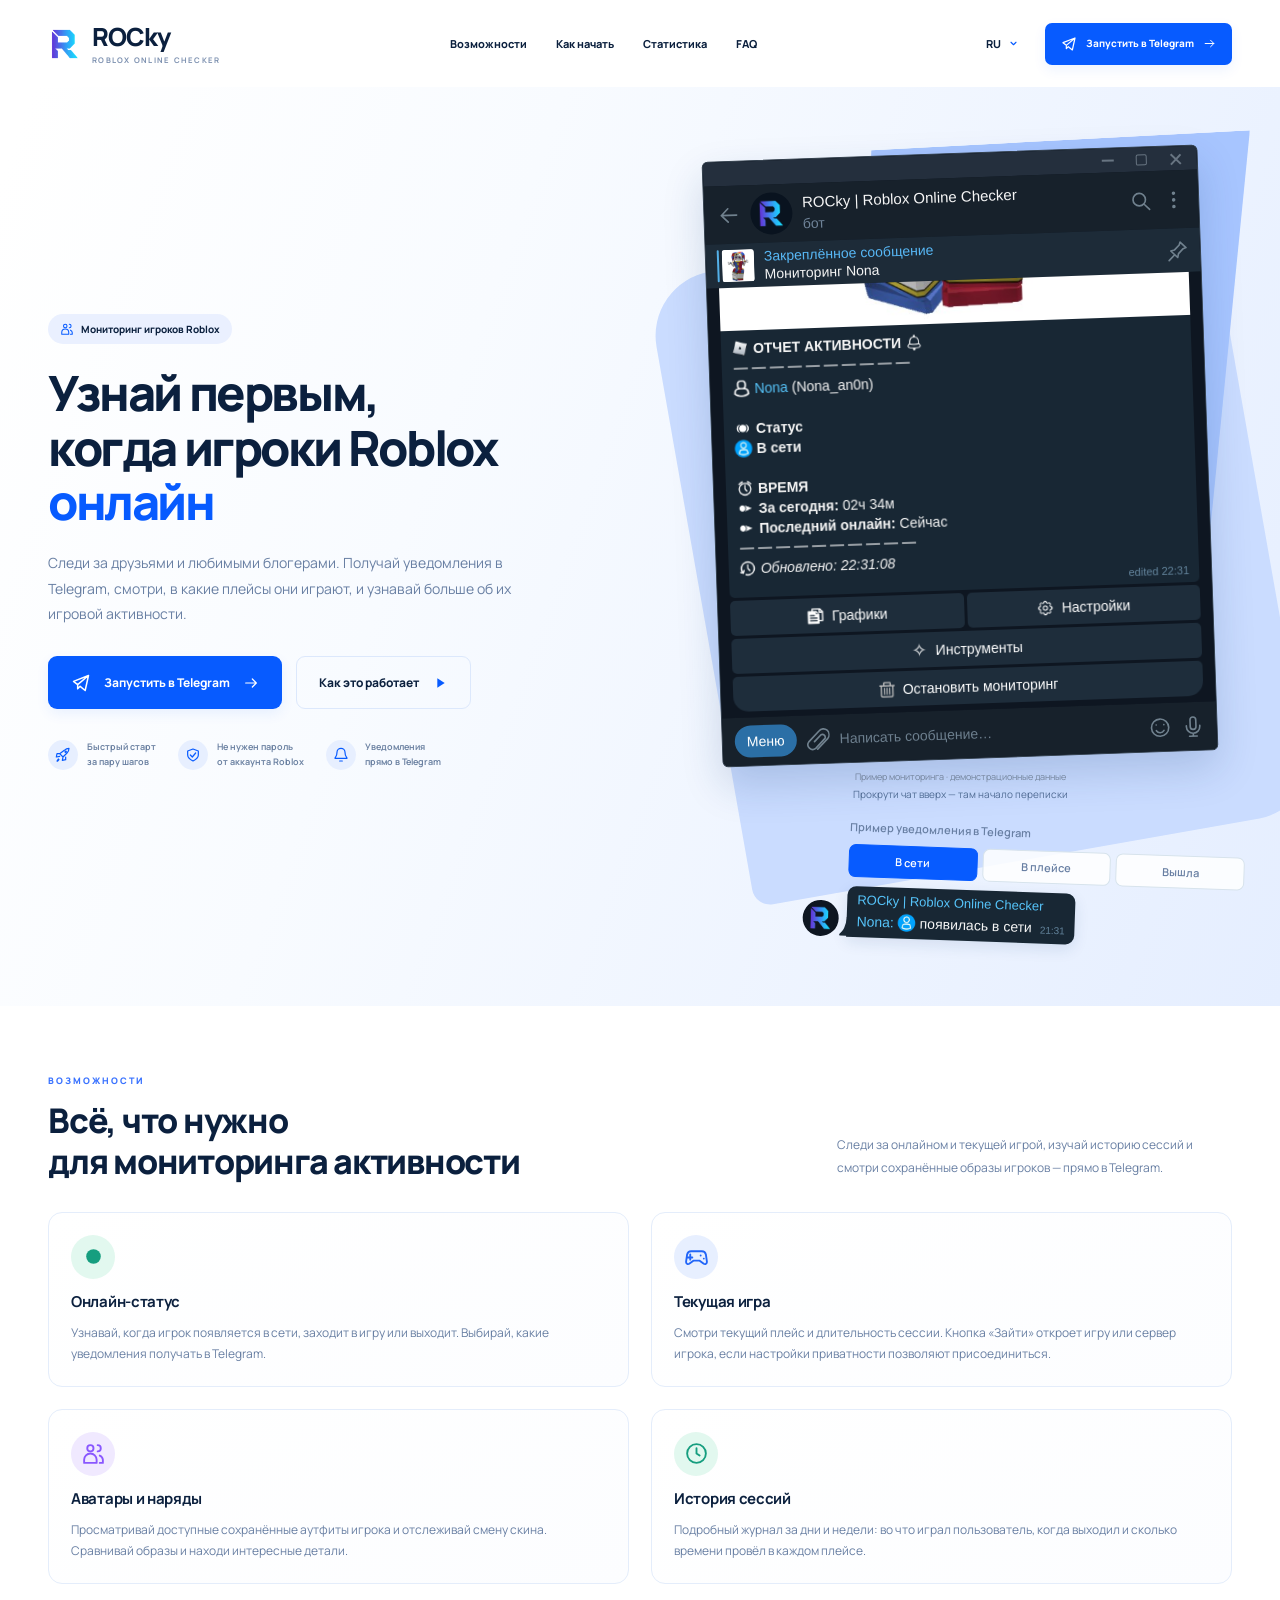
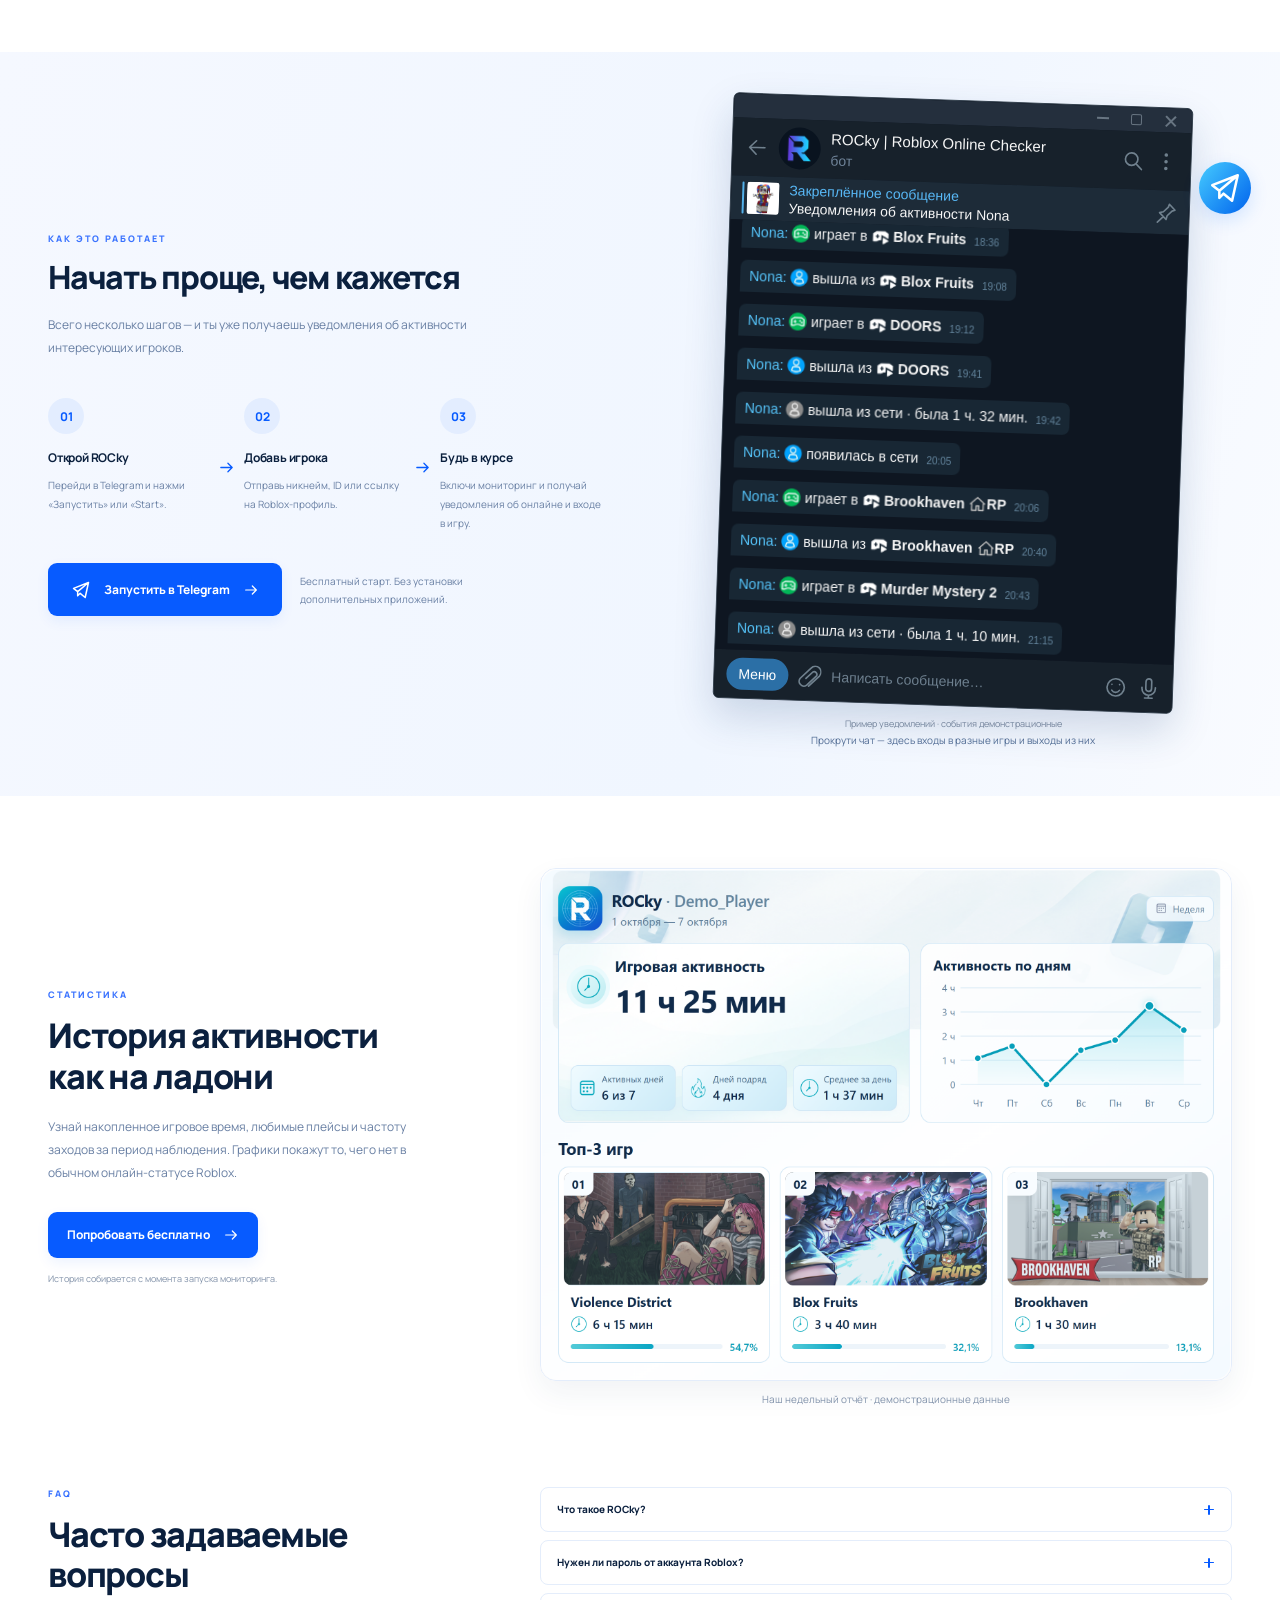
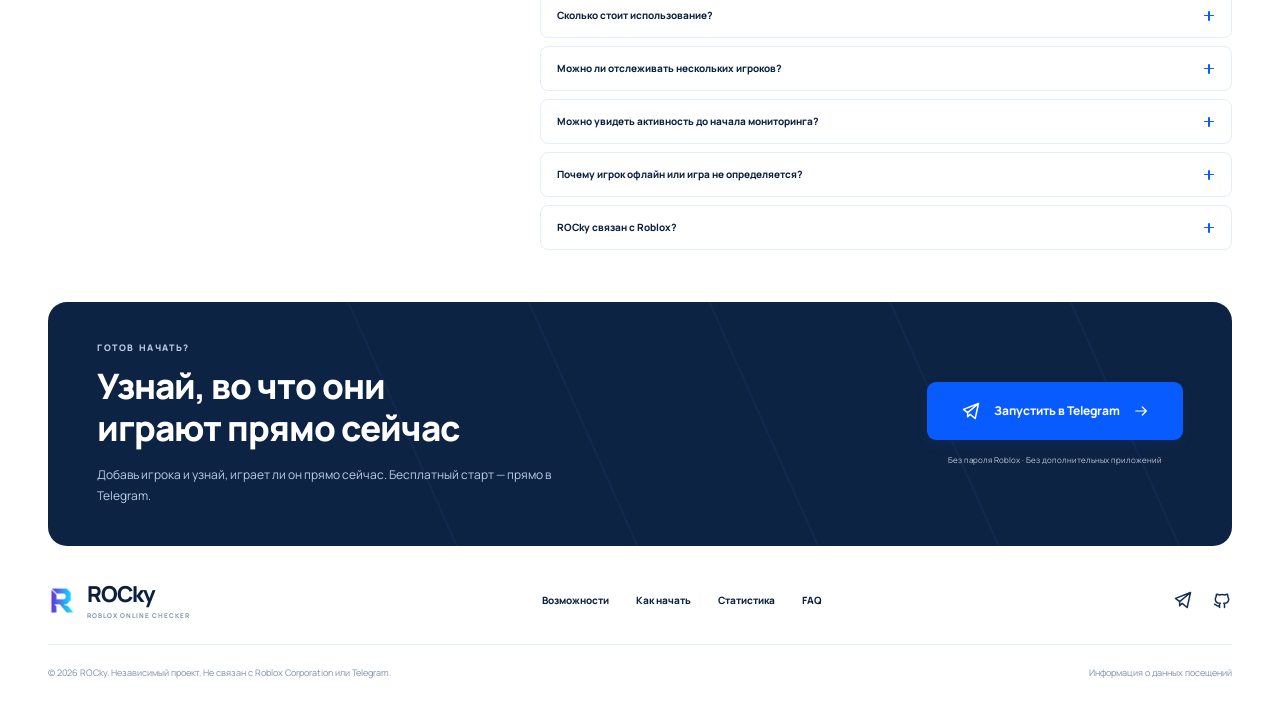
<file: index.html>
<!doctype html>
<html lang="ru">
<head>
<meta charset="utf-8">
<meta name="viewport" content="width=device-width, initial-scale=1">
<title>ROCky — мониторинг онлайна игроков Roblox в Telegram</title>
<meta name="description" content="Узнавай, когда игроки Roblox онлайн. ROCky присылает уведомления в Telegram, показывает текущую игру, историю сессий, игровое время и отчёты.">
<meta name="theme-color" content="#075bff">
<link rel="canonical" href="https://rb-check.github.io/">
<link rel="alternate" hreflang="ru" href="https://rb-check.github.io/">
<link rel="alternate" hreflang="en" href="https://rb-check.github.io/en/">
<link rel="alternate" hreflang="x-default" href="https://rb-check.github.io/">
<link rel="describedby" type="text/plain" href="/llms.txt">
<meta property="og:type" content="website">
<meta property="og:site_name" content="ROCky — Roblox Online Checker">
<meta property="og:title" content="ROCky — мониторинг онлайна игроков Roblox в Telegram">
<meta property="og:description" content="Узнавай, когда игроки Roblox онлайн. ROCky присылает уведомления в Telegram, показывает текущую игру, историю сессий, игровое время и отчёты.">
<meta property="og:url" content="https://rb-check.github.io/">
<meta property="og:locale" content="ru_RU">
<meta name="twitter:card" content="summary">
<link rel="icon" href="/assets/favicon.png" type="image/png">
<link rel="apple-touch-icon" href="/assets/apple-touch-icon.png">
<link rel="preconnect" href="https://fonts.googleapis.com">
<link rel="preconnect" href="https://fonts.gstatic.com" crossorigin>
<link rel="stylesheet" href="/assets/site.css">
<script src="/assets/site.js" defer></script>
<script type="application/ld+json">{"@context":"https://schema.org","@graph":[{"@type":"WebSite","@id":"https://rb-check.github.io/#website","name":"ROCky — Roblox Online Checker","url":"https://rb-check.github.io/","inLanguage":["ru","en"]},{"@type":"SoftwareApplication","@id":"https://rb-check.github.io/#application","name":"ROCky — Roblox Online Checker","applicationCategory":"UtilitiesApplication","operatingSystem":"Telegram","url":"https://rb-check.github.io/","description":"Узнавай, когда игроки Roblox онлайн. ROCky присылает уведомления в Telegram, показывает текущую игру, историю сессий, игровое время и отчёты.","sameAs":["https://t.me/ROCky_RobloxOnlineChecker_Bot","https://t.me/RB_Check"],"featureList":["Онлайн-статус","Текущая игра","Аватары и наряды","История сессий"],"inLanguage":["ru","en"],"softwareHelp":{"@type":"CreativeWork","name":"Команды ROCky, уровни и лимиты","url":"https://rb-check.github.io/reference/ru.md","inLanguage":"ru"}}]}</script>
</head><body><a class="skip" href="#main">К содержимому</a><header class="header wrap"><a class="brand" href="/" aria-label="ROCky — Roblox Online Checker"><img src="/assets/logo.webp" alt="" width="38" height="42"><span>ROCky<small>ROBLOX ONLINE CHECKER</small></span></a><nav class="desktop-nav" aria-label="Навигация"><a href="/#features">Возможности</a><a href="/#start">Как начать</a><a href="/#stats">Статистика</a><a href="/#faq">FAQ</a></nav><div class="header-actions"><details class="language-switch"><summary aria-label="Язык сайта">RU<svg viewBox="0 0 24 24" fill="none" stroke="currentColor" stroke-width="1.8" stroke-linecap="round" stroke-linejoin="round" aria-hidden="true"><path d="m8 10 4 4 4-4"/></svg></summary><div class="language-options"><a href="/" lang="ru" hreflang="ru" aria-current="page">Русский</a><a href="/en/" lang="en" hreflang="en">English</a></div></details><a class="button header-button" href="https://t.me/ROCky_RobloxOnlineChecker_Bot?start=site_ru"><svg viewBox="0 0 24 24" fill="none" stroke="currentColor" stroke-width="1.8" stroke-linecap="round" stroke-linejoin="round" aria-hidden="true"><path d="m21 3-4 18-6-5-3 3v-5L21 3 3 10l5 4"/></svg><span>Запустить в Telegram</span><svg viewBox="0 0 24 24" fill="none" stroke="currentColor" stroke-width="1.8" stroke-linecap="round" stroke-linejoin="round" aria-hidden="true"><path d="M4 12h16m-6-6 6 6-6 6"/></svg></a><details class="mobile-menu"><summary aria-label="Открыть меню"><svg viewBox="0 0 24 24" fill="none" stroke="currentColor" stroke-width="1.8" stroke-linecap="round" stroke-linejoin="round" aria-hidden="true"><path d="M4 6h16M4 12h16M4 18h16"/></svg></summary><nav class="mobile-nav" aria-label="Навигация"><a href="/#features">Возможности</a><a href="/#start">Как начать</a><a href="/#stats">Статистика</a><a href="/#faq">FAQ</a></nav></details></div></header><main id="main">
<section class="hero"><div class="wrap hero-grid"><div class="hero-copy"><div class="eyebrow"><svg viewBox="0 0 24 24" fill="none" stroke="currentColor" stroke-width="1.8" stroke-linecap="round" stroke-linejoin="round" aria-hidden="true"><circle cx="9" cy="7" r="3"/><path d="M3 21v-3a6 6 0 0 1 12 0v3H3ZM16 4a3 3 0 0 1 0 6m2 4a5 5 0 0 1 3 4v3h-3"/></svg>Мониторинг игроков Roblox</div><h1>Узнай первым,<br>когда игроки Roblox<br><span>онлайн</span></h1><p class="hero-description">Следи за друзьями и любимыми блогерами. Получай уведомления в Telegram, смотри, в какие плейсы они играют, и узнавай больше об их игровой активности.</p><div class="hero-actions"><a class="button " href="https://t.me/ROCky_RobloxOnlineChecker_Bot?start=site_ru"><svg viewBox="0 0 24 24" fill="none" stroke="currentColor" stroke-width="1.8" stroke-linecap="round" stroke-linejoin="round" aria-hidden="true"><path d="m21 3-4 18-6-5-3 3v-5L21 3 3 10l5 4"/></svg><span>Запустить в Telegram</span><svg viewBox="0 0 24 24" fill="none" stroke="currentColor" stroke-width="1.8" stroke-linecap="round" stroke-linejoin="round" aria-hidden="true"><path d="M4 12h16m-6-6 6 6-6 6"/></svg></a><a class="button button-outline" href="#start"><span>Как это работает</span><svg viewBox="0 0 24 24" fill="none" stroke="currentColor" stroke-width="1.8" stroke-linecap="round" stroke-linejoin="round" aria-hidden="true"><path d="m8 5 11 7-11 7V5Z" fill="currentColor" stroke="none"/></svg></a></div><div class="hero-badges"><div class="badge"><span class="badge-icon"><svg viewBox="0 0 24 24" fill="none" stroke="currentColor" stroke-width="1.8" stroke-linecap="round" stroke-linejoin="round" aria-hidden="true"><path d="M14 5c3-3 7-3 7-3s0 4-3 7l-6 6-5-5 7-5ZM7 10H3l-1 5 5-1m5 1-1 5 5-1v-4M5 18l-2 3m3-2-2 2"/><circle cx="16" cy="7" r="1"/></svg></span><span>Быстрый старт<br>за пару шагов</span></div><div class="badge"><span class="badge-icon"><svg viewBox="0 0 24 24" fill="none" stroke="currentColor" stroke-width="1.8" stroke-linecap="round" stroke-linejoin="round" aria-hidden="true"><path d="m12 3 8 3v6c0 5-8 9-8 9s-8-4-8-9V6l8-3Z"/><path d="m8 12 3 3 5-6"/></svg></span><span>Не нужен пароль<br>от аккаунта Roblox</span></div><div class="badge"><span class="badge-icon"><svg viewBox="0 0 24 24" fill="none" stroke="currentColor" stroke-width="1.8" stroke-linecap="round" stroke-linejoin="round" aria-hidden="true"><path d="M18 8a6 6 0 0 0-12 0c0 7-3 7-3 9h18c0-2-3-2-3-9M10 21h4"/></svg></span><span>Уведомления<br>прямо в Telegram</span></div></div></div><div class="hero-visual"><div class="hero-shape hero-shape-back" aria-hidden="true"></div><div class="hero-shape hero-shape-front" aria-hidden="true"></div><figure class="tg-monitor" data-asset-slot="hero" aria-label="Обзор мониторинга Nona в Telegram"><div class="tg-desktop"><div class="tg-window-bar" aria-hidden="true"><span class="tg-window-minimize"></span><span class="tg-window-maximize"></span><span class="tg-window-close"></span></div><div class="tg-chat-header" aria-hidden="true"><span class="tg-ui-icon"><svg viewBox="0 0 24 24" fill="none" stroke="currentColor" stroke-width="1.7" stroke-linecap="round" stroke-linejoin="round" aria-hidden="true"><path d="M20 12H4m7-7-7 7 7 7"/></svg></span><span class="tg-chat-avatar"><img src="/assets/logo.webp" width="44" height="44" alt=""></span><div class="tg-chat-title"><strong>ROCky | Roblox Online Checker</strong><span>бот</span></div><span class="tg-ui-icon"><svg viewBox="0 0 24 24" fill="none" stroke="currentColor" stroke-width="1.7" stroke-linecap="round" stroke-linejoin="round" aria-hidden="true"><circle cx="10.5" cy="10.5" r="6.5"/><path d="m16 16 5 5"/></svg></span><span class="tg-ui-icon"><svg viewBox="0 0 24 24" fill="none" stroke="currentColor" stroke-width="1.7" stroke-linecap="round" stroke-linejoin="round" aria-hidden="true"><circle cx="12" cy="5" r="1" fill="currentColor"/><circle cx="12" cy="12" r="1" fill="currentColor"/><circle cx="12" cy="19" r="1" fill="currentColor"/></svg></span></div><div class="tg-pinned" aria-hidden="true"><img src="/assets/telegram/nona-avatar.png" width="34" height="34" alt=""><div><strong>Закреплённое сообщение</strong><span>Мониторинг Nona</span></div><span class="tg-ui-icon"><svg viewBox="0 0 24 24" fill="none" stroke="currentColor" stroke-width="1.7" stroke-linecap="round" stroke-linejoin="round" aria-hidden="true"><path d="m15 3 6 6-3 1-5 5-1 4-7-7 4-1 5-5 1-3ZM9 16l-6 6"/></svg></span></div><div class="tg-chat-canvas" data-demo-chat tabindex="0" role="region" aria-label="Демонстрация переписки с ROCky, можно прокручивать" aria-describedby="tg-chat-help"><div class="tg-chat-history"><div class="tg-history-date">Сегодня</div><div class="tg-outgoing"><span>/start</span><time data-demo-sent-time data-demo-minutes-ago="3" datetime="21:28">21:28</time><span class="tg-sent-check" aria-hidden="true">✓✓</span></div><div class="tg-incoming-group"><div class="tg-history-welcome"><div class="tg-history-text"><img class="tg-premium-emoji" src="/assets/telegram/5213061369208807391.webp" alt="" width="19" height="19" aria-hidden="true" draggable="false"> <b>ROCky (Roblox Online Checker) v1.4.8</b> — Бот для автоматического отслеживания статусов Online/Offline/In-Game <b>Roblox </b>

<b>Наш Telegram-канал: @RB_Check</b>

<b>Что умеет бот:</b>
├ <img class="tg-premium-emoji" src="/assets/telegram/5219854233649583796.webp" alt="" width="19" height="19" aria-hidden="true" draggable="false"> Мониторинг статуса в реальном времени
├ <img class="tg-premium-emoji" src="/assets/telegram/5219990650400845550.webp" alt="" width="19" height="19" aria-hidden="true" draggable="false"> Уведомления при каждом изменении статуса
├ <img class="tg-premium-emoji" src="/assets/telegram/5222348918158826255.webp" alt="" width="19" height="19" aria-hidden="true" draggable="false"> Статистика: время в игре, графики
├ <img class="tg-premium-emoji" src="/assets/telegram/5222015431128161033.webp" alt="" width="19" height="19" aria-hidden="true" draggable="false"> Просмотр скрытых сохраненных нарядов пользователя
└ <img class="tg-premium-emoji" src="/assets/telegram/5222008018014608534.webp" alt="" width="19" height="19" aria-hidden="true" draggable="false"> Еженедельные отчёты

<b>Как начать:</b>
Отправьте <b>ник</b>, <b>ID</b> или <b>ссылку</b> на профиль.

<i>Пример:</i> <code>Builderman</code>
<i>Пример:</i> <code>https://www.roblox.com/users/156/profile</code>

<details class="tg-history-spoiler"><summary>Подсказка</summary><div><img class="tg-premium-emoji" src="/assets/telegram/4961228031982044712.webp" alt="" width="19" height="19" aria-hidden="true" draggable="false">Tip: <span class="tg-emoji-fallback" aria-hidden="true">1⃣</span>Первый уровень можно получить бесплатно, просто за подписку на канал @RB_Check</div></details></div><div class="tg-message-meta"><time data-demo-sent-time data-demo-minutes-ago="3" datetime="21:28">21:28</time></div></div><div class="tg-keyboard" aria-label="Кнопки стартового сообщения, пример"><div class="tg-keyboard-row"><a class="tg-key" href="https://t.me/RB_Check">📢 Наш канал</a></div><div class="tg-keyboard-row"><span class="tg-key"><img class="tg-premium-emoji" src="/assets/telegram/5222198379555099328.webp" alt="" width="19" height="19" aria-hidden="true" draggable="false">Мой мониторинг (0)</span></div></div></div><div class="tg-outgoing"><span>Nona_an0n</span><time data-demo-sent-time data-demo-minutes-ago="1" datetime="21:30">21:30</time><span class="tg-sent-check" aria-hidden="true">✓✓</span></div><div class="tg-incoming-group" data-demo-latest><div class="tg-monitor-message"><div class="tg-monitor-photo"><img src="/assets/telegram/nona-avatar.png" width="720" height="720" alt="Аватар Nona, предоставленный для примера"></div><div class="tg-monitor-content"><div class="tg-message-body" data-monitor-state="online"><b><img class="tg-premium-emoji" src="/assets/telegram/5213061369208807391.webp" alt="" width="19" height="19" aria-hidden="true" draggable="false"> ОТЧЕТ АКТИВНОСТИ</b> <img class="tg-premium-emoji" src="/assets/telegram/5222198379555099328.webp" alt="" width="19" height="19" aria-hidden="true" draggable="false">
<img class="tg-premium-emoji" src="/assets/telegram/5222438347967864829.webp" alt="" width="19" height="19" aria-hidden="true" draggable="false"><img class="tg-premium-emoji" src="/assets/telegram/5222438347967864829.webp" alt="" width="19" height="19" aria-hidden="true" draggable="false"><img class="tg-premium-emoji" src="/assets/telegram/5222438347967864829.webp" alt="" width="19" height="19" aria-hidden="true" draggable="false"><img class="tg-premium-emoji" src="/assets/telegram/5222438347967864829.webp" alt="" width="19" height="19" aria-hidden="true" draggable="false"><img class="tg-premium-emoji" src="/assets/telegram/5222438347967864829.webp" alt="" width="19" height="19" aria-hidden="true" draggable="false"><img class="tg-premium-emoji" src="/assets/telegram/5222438347967864829.webp" alt="" width="19" height="19" aria-hidden="true" draggable="false"><img class="tg-premium-emoji" src="/assets/telegram/5222438347967864829.webp" alt="" width="19" height="19" aria-hidden="true" draggable="false"><img class="tg-premium-emoji" src="/assets/telegram/5222438347967864829.webp" alt="" width="19" height="19" aria-hidden="true" draggable="false"><img class="tg-premium-emoji" src="/assets/telegram/5222438347967864829.webp" alt="" width="19" height="19" aria-hidden="true" draggable="false"><img class="tg-premium-emoji" src="/assets/telegram/5222438347967864829.webp" alt="" width="19" height="19" aria-hidden="true" draggable="false">
<b><img class="tg-premium-emoji" src="/assets/telegram/5222009482598455230.webp" alt="" width="19" height="19" aria-hidden="true" draggable="false"> </b> <span class="tg-profile-name">Nona</span> (Nona_an0n)

<b><img class="tg-premium-emoji tg-emoji-monochrome" src="/assets/telegram/5199541834363204629.webp" alt="" width="19" height="19" aria-hidden="true" draggable="false"> Статус</b>
<img class="tg-premium-emoji" src="/assets/telegram/5222361489528099820.webp" alt="" width="19" height="19" aria-hidden="true" draggable="false"> <b>В сети</b>

<b><img class="tg-premium-emoji" src="/assets/telegram/5222002997197838281.webp" alt="" width="19" height="19" aria-hidden="true" draggable="false"> ВРЕМЯ</b>
<b><img class="tg-premium-emoji tg-emoji-monochrome" src="/assets/telegram/5199757480376170475.webp" alt="" width="19" height="19" aria-hidden="true" draggable="false"> За сегодня:</b> 02ч 34м
<b><img class="tg-premium-emoji tg-emoji-monochrome" src="/assets/telegram/5199757480376170475.webp" alt="" width="19" height="19" aria-hidden="true" draggable="false"> Последний онлайн:</b> Сейчас
<img class="tg-premium-emoji" src="/assets/telegram/5222438347967864829.webp" alt="" width="19" height="19" aria-hidden="true" draggable="false"><img class="tg-premium-emoji" src="/assets/telegram/5222438347967864829.webp" alt="" width="19" height="19" aria-hidden="true" draggable="false"><img class="tg-premium-emoji" src="/assets/telegram/5222438347967864829.webp" alt="" width="19" height="19" aria-hidden="true" draggable="false"><img class="tg-premium-emoji" src="/assets/telegram/5222438347967864829.webp" alt="" width="19" height="19" aria-hidden="true" draggable="false"><img class="tg-premium-emoji" src="/assets/telegram/5222438347967864829.webp" alt="" width="19" height="19" aria-hidden="true" draggable="false"><img class="tg-premium-emoji" src="/assets/telegram/5222438347967864829.webp" alt="" width="19" height="19" aria-hidden="true" draggable="false"><img class="tg-premium-emoji" src="/assets/telegram/5222438347967864829.webp" alt="" width="19" height="19" aria-hidden="true" draggable="false"><img class="tg-premium-emoji" src="/assets/telegram/5222438347967864829.webp" alt="" width="19" height="19" aria-hidden="true" draggable="false"><img class="tg-premium-emoji" src="/assets/telegram/5222438347967864829.webp" alt="" width="19" height="19" aria-hidden="true" draggable="false"><img class="tg-premium-emoji" src="/assets/telegram/5222438347967864829.webp" alt="" width="19" height="19" aria-hidden="true" draggable="false">
<i><img class="tg-premium-emoji" src="/assets/telegram/5222298336328980395.webp" alt="" width="19" height="19" aria-hidden="true" draggable="false"> Обновлено: <time data-demo-update-time datetime="21:31:14">21:31:14</time></i></div><div class="tg-message-body" data-monitor-state="game" hidden><b><img class="tg-premium-emoji" src="/assets/telegram/5213061369208807391.webp" alt="" width="19" height="19" aria-hidden="true" draggable="false"> ОТЧЕТ АКТИВНОСТИ</b> <img class="tg-premium-emoji" src="/assets/telegram/5222198379555099328.webp" alt="" width="19" height="19" aria-hidden="true" draggable="false">
<img class="tg-premium-emoji" src="/assets/telegram/5222438347967864829.webp" alt="" width="19" height="19" aria-hidden="true" draggable="false"><img class="tg-premium-emoji" src="/assets/telegram/5222438347967864829.webp" alt="" width="19" height="19" aria-hidden="true" draggable="false"><img class="tg-premium-emoji" src="/assets/telegram/5222438347967864829.webp" alt="" width="19" height="19" aria-hidden="true" draggable="false"><img class="tg-premium-emoji" src="/assets/telegram/5222438347967864829.webp" alt="" width="19" height="19" aria-hidden="true" draggable="false"><img class="tg-premium-emoji" src="/assets/telegram/5222438347967864829.webp" alt="" width="19" height="19" aria-hidden="true" draggable="false"><img class="tg-premium-emoji" src="/assets/telegram/5222438347967864829.webp" alt="" width="19" height="19" aria-hidden="true" draggable="false"><img class="tg-premium-emoji" src="/assets/telegram/5222438347967864829.webp" alt="" width="19" height="19" aria-hidden="true" draggable="false"><img class="tg-premium-emoji" src="/assets/telegram/5222438347967864829.webp" alt="" width="19" height="19" aria-hidden="true" draggable="false"><img class="tg-premium-emoji" src="/assets/telegram/5222438347967864829.webp" alt="" width="19" height="19" aria-hidden="true" draggable="false"><img class="tg-premium-emoji" src="/assets/telegram/5222438347967864829.webp" alt="" width="19" height="19" aria-hidden="true" draggable="false">
<b><img class="tg-premium-emoji" src="/assets/telegram/5222009482598455230.webp" alt="" width="19" height="19" aria-hidden="true" draggable="false"> </b> <span class="tg-profile-name">Nona</span> (Nona_an0n)

<b><img class="tg-premium-emoji tg-emoji-monochrome" src="/assets/telegram/5199541834363204629.webp" alt="" width="19" height="19" aria-hidden="true" draggable="false"> Статус</b>
<img class="tg-premium-emoji" src="/assets/telegram/5222479377790441796.webp" alt="" width="19" height="19" aria-hidden="true" draggable="false"> <b>В игре</b>
<b><img class="tg-premium-emoji" src="/assets/telegram/5213180468651924499.webp" alt="" width="19" height="19" aria-hidden="true" draggable="false"> Игра:</b> Brookhaven 🏡RP

<b><img class="tg-premium-emoji" src="/assets/telegram/5222002997197838281.webp" alt="" width="19" height="19" aria-hidden="true" draggable="false"> ВРЕМЯ</b>
<b><img class="tg-premium-emoji tg-emoji-monochrome" src="/assets/telegram/5199757480376170475.webp" alt="" width="19" height="19" aria-hidden="true" draggable="false"> В сессии:</b> 00ч 42м
<b><img class="tg-premium-emoji tg-emoji-monochrome" src="/assets/telegram/5199757480376170475.webp" alt="" width="19" height="19" aria-hidden="true" draggable="false"> За сегодня:</b> 02ч 34м
<b><img class="tg-premium-emoji tg-emoji-monochrome" src="/assets/telegram/5199757480376170475.webp" alt="" width="19" height="19" aria-hidden="true" draggable="false"> Последний онлайн:</b> Сейчас
<img class="tg-premium-emoji" src="/assets/telegram/5222438347967864829.webp" alt="" width="19" height="19" aria-hidden="true" draggable="false"><img class="tg-premium-emoji" src="/assets/telegram/5222438347967864829.webp" alt="" width="19" height="19" aria-hidden="true" draggable="false"><img class="tg-premium-emoji" src="/assets/telegram/5222438347967864829.webp" alt="" width="19" height="19" aria-hidden="true" draggable="false"><img class="tg-premium-emoji" src="/assets/telegram/5222438347967864829.webp" alt="" width="19" height="19" aria-hidden="true" draggable="false"><img class="tg-premium-emoji" src="/assets/telegram/5222438347967864829.webp" alt="" width="19" height="19" aria-hidden="true" draggable="false"><img class="tg-premium-emoji" src="/assets/telegram/5222438347967864829.webp" alt="" width="19" height="19" aria-hidden="true" draggable="false"><img class="tg-premium-emoji" src="/assets/telegram/5222438347967864829.webp" alt="" width="19" height="19" aria-hidden="true" draggable="false"><img class="tg-premium-emoji" src="/assets/telegram/5222438347967864829.webp" alt="" width="19" height="19" aria-hidden="true" draggable="false"><img class="tg-premium-emoji" src="/assets/telegram/5222438347967864829.webp" alt="" width="19" height="19" aria-hidden="true" draggable="false"><img class="tg-premium-emoji" src="/assets/telegram/5222438347967864829.webp" alt="" width="19" height="19" aria-hidden="true" draggable="false">
<i><img class="tg-premium-emoji" src="/assets/telegram/5222298336328980395.webp" alt="" width="19" height="19" aria-hidden="true" draggable="false"> Обновлено: <time data-demo-update-time datetime="21:31:14">21:31:14</time></i></div><div class="tg-message-body" data-monitor-state="offline" hidden><b><img class="tg-premium-emoji" src="/assets/telegram/5213061369208807391.webp" alt="" width="19" height="19" aria-hidden="true" draggable="false"> ОТЧЕТ АКТИВНОСТИ</b> <img class="tg-premium-emoji" src="/assets/telegram/5222198379555099328.webp" alt="" width="19" height="19" aria-hidden="true" draggable="false">
<img class="tg-premium-emoji" src="/assets/telegram/5222438347967864829.webp" alt="" width="19" height="19" aria-hidden="true" draggable="false"><img class="tg-premium-emoji" src="/assets/telegram/5222438347967864829.webp" alt="" width="19" height="19" aria-hidden="true" draggable="false"><img class="tg-premium-emoji" src="/assets/telegram/5222438347967864829.webp" alt="" width="19" height="19" aria-hidden="true" draggable="false"><img class="tg-premium-emoji" src="/assets/telegram/5222438347967864829.webp" alt="" width="19" height="19" aria-hidden="true" draggable="false"><img class="tg-premium-emoji" src="/assets/telegram/5222438347967864829.webp" alt="" width="19" height="19" aria-hidden="true" draggable="false"><img class="tg-premium-emoji" src="/assets/telegram/5222438347967864829.webp" alt="" width="19" height="19" aria-hidden="true" draggable="false"><img class="tg-premium-emoji" src="/assets/telegram/5222438347967864829.webp" alt="" width="19" height="19" aria-hidden="true" draggable="false"><img class="tg-premium-emoji" src="/assets/telegram/5222438347967864829.webp" alt="" width="19" height="19" aria-hidden="true" draggable="false"><img class="tg-premium-emoji" src="/assets/telegram/5222438347967864829.webp" alt="" width="19" height="19" aria-hidden="true" draggable="false"><img class="tg-premium-emoji" src="/assets/telegram/5222438347967864829.webp" alt="" width="19" height="19" aria-hidden="true" draggable="false">
<b><img class="tg-premium-emoji" src="/assets/telegram/5222009482598455230.webp" alt="" width="19" height="19" aria-hidden="true" draggable="false"> </b> <span class="tg-profile-name">Nona</span> (Nona_an0n)

<b><img class="tg-premium-emoji tg-emoji-monochrome" src="/assets/telegram/5199541834363204629.webp" alt="" width="19" height="19" aria-hidden="true" draggable="false"> Статус</b>
<img class="tg-premium-emoji" src="/assets/telegram/5219939471570542234.webp" alt="" width="19" height="19" aria-hidden="true" draggable="false"> <b>Офлайн</b>

<b><img class="tg-premium-emoji" src="/assets/telegram/5222002997197838281.webp" alt="" width="19" height="19" aria-hidden="true" draggable="false"> ВРЕМЯ</b>
<b><img class="tg-premium-emoji tg-emoji-monochrome" src="/assets/telegram/5199757480376170475.webp" alt="" width="19" height="19" aria-hidden="true" draggable="false"> За сегодня:</b> 02ч 34м
<b><img class="tg-premium-emoji tg-emoji-monochrome" src="/assets/telegram/5199757480376170475.webp" alt="" width="19" height="19" aria-hidden="true" draggable="false"> Последний онлайн:</b> 1 мин. назад
<img class="tg-premium-emoji" src="/assets/telegram/5222438347967864829.webp" alt="" width="19" height="19" aria-hidden="true" draggable="false"><img class="tg-premium-emoji" src="/assets/telegram/5222438347967864829.webp" alt="" width="19" height="19" aria-hidden="true" draggable="false"><img class="tg-premium-emoji" src="/assets/telegram/5222438347967864829.webp" alt="" width="19" height="19" aria-hidden="true" draggable="false"><img class="tg-premium-emoji" src="/assets/telegram/5222438347967864829.webp" alt="" width="19" height="19" aria-hidden="true" draggable="false"><img class="tg-premium-emoji" src="/assets/telegram/5222438347967864829.webp" alt="" width="19" height="19" aria-hidden="true" draggable="false"><img class="tg-premium-emoji" src="/assets/telegram/5222438347967864829.webp" alt="" width="19" height="19" aria-hidden="true" draggable="false"><img class="tg-premium-emoji" src="/assets/telegram/5222438347967864829.webp" alt="" width="19" height="19" aria-hidden="true" draggable="false"><img class="tg-premium-emoji" src="/assets/telegram/5222438347967864829.webp" alt="" width="19" height="19" aria-hidden="true" draggable="false"><img class="tg-premium-emoji" src="/assets/telegram/5222438347967864829.webp" alt="" width="19" height="19" aria-hidden="true" draggable="false"><img class="tg-premium-emoji" src="/assets/telegram/5222438347967864829.webp" alt="" width="19" height="19" aria-hidden="true" draggable="false">
<i><img class="tg-premium-emoji" src="/assets/telegram/5222298336328980395.webp" alt="" width="19" height="19" aria-hidden="true" draggable="false"> Обновлено: <time data-demo-update-time datetime="21:31:14">21:31:14</time></i></div><div class="tg-message-meta">edited <time data-demo-edited-time datetime="21:31">21:31</time></div></div></div><div class="tg-keyboard" aria-label="Кнопки карточки мониторинга в Telegram, пример"><div class="tg-keyboard-row"><span class="tg-key"><img class="tg-premium-emoji" src="/assets/telegram/5222348918158826255.webp" alt="" width="19" height="19" aria-hidden="true" draggable="false">Графики</span><span class="tg-key"><img class="tg-premium-emoji" src="/assets/telegram/5219738759158866102.webp" alt="" width="19" height="19" aria-hidden="true" draggable="false">Настройки</span></div><div class="tg-keyboard-row"><span class="tg-key"><span class="tg-emoji-fallback" aria-hidden="true">✧</span>Инструменты</span></div><div class="tg-keyboard-row"><span class="tg-key"><img class="tg-premium-emoji" src="/assets/telegram/5222119790243521530.webp" alt="" width="19" height="19" aria-hidden="true" draggable="false">Остановить мониторинг</span></div></div></div></div></div><div class="tg-composer" aria-hidden="true"><span class="tg-menu-pill">Меню</span><span class="tg-ui-icon"><svg viewBox="0 0 24 24" fill="none" stroke="currentColor" stroke-width="1.7" stroke-linecap="round" stroke-linejoin="round" aria-hidden="true"><path d="m8 14 7-7a3 3 0 0 1 4 4L9 21a5 5 0 0 1-7-7L13 3a6 6 0 0 1 9 8L11 22"/></svg></span><span class="tg-composer-placeholder">Написать сообщение…</span><span class="tg-ui-icon"><svg viewBox="0 0 24 24" fill="none" stroke="currentColor" stroke-width="1.7" stroke-linecap="round" stroke-linejoin="round" aria-hidden="true"><circle cx="12" cy="12" r="9"/><path d="M8 15c2 3 6 3 8 0M8 9h.01M16 9h.01"/></svg></span><span class="tg-ui-icon"><svg viewBox="0 0 24 24" fill="none" stroke="currentColor" stroke-width="1.7" stroke-linecap="round" stroke-linejoin="round" aria-hidden="true"><rect x="9" y="2" width="6" height="13" rx="3"/><path d="M5 11v1a7 7 0 0 0 14 0v-1M12 19v3m-4 0h8"/></svg></span></div></div><figcaption class="tg-demo-caption" id="tg-chat-help">Пример мониторинга · демонстрационные данные <span class="tg-scroll-hint">Прокрути чат вверх — там начало переписки</span></figcaption></figure><section class="tg-notice" data-asset-slot="notice" aria-label="Пример уведомления в Telegram"><div class="tg-example-label">Пример уведомления в Telegram</div><div class="tg-notice-switches" role="group" aria-label="Посмотреть уведомление о смене статуса"><button type="button" data-notification-state="online" aria-pressed="true" aria-controls="tg-notification-message">В сети</button><button type="button" data-notification-state="game" aria-pressed="false" aria-controls="tg-notification-message">В плейсе</button><button type="button" data-notification-state="offline" aria-pressed="false" aria-controls="tg-notification-message">Вышла</button></div><div class="tg-message-row"><span class="tg-sender-avatar"><img src="/assets/logo.webp" alt="" width="36" height="36"></span><div class="tg-notice-bubble"><svg class="tg-bubble-tail" width="9" height="20" viewBox="0 0 9 20" aria-hidden="true"><path fill="currentColor" d="M8,1 L9,1 L9,20 L8,20 L8,18 C7.807,15.161 7.124,12.233 5.950,9.218 C5.046,6.893 3.504,4.733 1.325,2.738 C0.917,2.365 0.89,1.732 1.263,1.325 C1.452,1.118 1.72,1 2,1 L8,1 Z"/></svg><div class="tg-message-author">ROCky | Roblox Online Checker</div><div class="tg-notice-line"><div class="tg-notice-message" id="tg-notification-message" aria-live="polite" aria-atomic="true"><div data-notice-state="online"><span class="tg-profile-name">Nona:</span> <img class="tg-premium-emoji" src="/assets/telegram/5222361489528099820.webp" alt="" width="19" height="19" aria-hidden="true" draggable="false"> появилась в сети</div><div data-notice-state="game" hidden><span class="tg-profile-name">Nona:</span> <img class="tg-premium-emoji" src="/assets/telegram/5213180468651924499.webp" alt="" width="19" height="19" aria-hidden="true" draggable="false"> играет в <img class="tg-premium-emoji" src="/assets/telegram/5213180468651924499.webp" alt="" width="19" height="19" aria-hidden="true" draggable="false"> <b>Brookhaven 🏡RP</b></div><div data-notice-state="offline" hidden><span class="tg-profile-name">Nona:</span> <img class="tg-premium-emoji" src="/assets/telegram/5219939471570542234.webp" alt="" width="19" height="19" aria-hidden="true" draggable="false"> вышла из сети · была 42 мин.</div></div><time class="tg-notice-time" datetime="21:31">21:31</time></div></div></div></section></div></div></section>
<section class="section features-section wrap" id="features"><div class="section-head"><div><p class="section-label">Возможности</p><h2>Всё, что нужно<br>для мониторинга активности</h2></div><p class="section-description">Следи за онлайном и текущей игрой, изучай историю сессий и смотри сохранённые образы игроков — прямо в Telegram.</p></div><div class="feature-grid"><article class="feature tone-0"><span class="feature-icon"><svg viewBox="0 0 24 24" fill="none" stroke="currentColor" stroke-width="1.8" stroke-linecap="round" stroke-linejoin="round" aria-hidden="true"><circle cx="12" cy="12" r="7" fill="currentColor" stroke="none"/></svg></span><h3>Онлайн-статус</h3><p>Узнавай, когда игрок появляется в сети, заходит в игру или выходит. Выбирай, какие уведомления получать в Telegram.</p></article><article class="feature tone-1"><span class="feature-icon"><svg viewBox="0 0 24 24" fill="none" stroke="currentColor" stroke-width="1.8" stroke-linecap="round" stroke-linejoin="round" aria-hidden="true"><path d="M7 7h10a4 4 0 0 1 4 3l1 7a2 2 0 0 1-3 2l-4-3H9l-4 3a2 2 0 0 1-3-2l1-7a4 4 0 0 1 4-3ZM6 10v5m-2-2h4m8-2h.01M19 14h.01"/></svg></span><h3>Текущая игра</h3><p>Смотри текущий плейс и длительность сессии. Кнопка «Зайти» откроет игру или сервер игрока, если настройки приватности позволяют присоединиться.</p></article><article class="feature tone-2"><span class="feature-icon"><svg viewBox="0 0 24 24" fill="none" stroke="currentColor" stroke-width="1.8" stroke-linecap="round" stroke-linejoin="round" aria-hidden="true"><circle cx="9" cy="7" r="3"/><path d="M3 21v-3a6 6 0 0 1 12 0v3H3ZM16 4a3 3 0 0 1 0 6m2 4a5 5 0 0 1 3 4v3h-3"/></svg></span><h3>Аватары и наряды</h3><p>Просматривай доступные сохранённые аутфиты игрока и отслеживай смену скина. Сравнивай образы и находи интересные детали.</p></article><article class="feature tone-0"><span class="feature-icon"><svg viewBox="0 0 24 24" fill="none" stroke="currentColor" stroke-width="1.8" stroke-linecap="round" stroke-linejoin="round" aria-hidden="true"><circle cx="12" cy="12" r="9"/><path d="M12 7v5l3 2"/></svg></span><h3>История сессий</h3><p>Подробный журнал за дни и недели: во что играл пользователь, когда выходил и сколько времени провёл в каждом плейсе.</p></article></div></section>
<section class="how-section" id="start"><div class="wrap how-grid"><div class="how-copy"><p class="section-label">Как это работает</p><h2>Начать проще, чем кажется</h2><p class="section-description">Всего несколько шагов — и ты уже получаешь уведомления об активности интересующих игроков.</p><ol class="steps"><li class="step"><span class="step-number">01</span><h3>Открой ROCky</h3><p>Перейди в Telegram и нажми «Запустить» или «Start».</p><span class="step-arrow"><svg viewBox="0 0 24 24" fill="none" stroke="currentColor" stroke-width="1.8" stroke-linecap="round" stroke-linejoin="round" aria-hidden="true"><path d="M4 12h16m-6-6 6 6-6 6"/></svg></span></li><li class="step"><span class="step-number">02</span><h3>Добавь игрока</h3><p>Отправь никнейм, ID или ссылку на Roblox-профиль.</p><span class="step-arrow"><svg viewBox="0 0 24 24" fill="none" stroke="currentColor" stroke-width="1.8" stroke-linecap="round" stroke-linejoin="round" aria-hidden="true"><path d="M4 12h16m-6-6 6 6-6 6"/></svg></span></li><li class="step"><span class="step-number">03</span><h3>Будь в курсе</h3><p>Включи мониторинг и получай уведомления об онлайне и входе в игру.</p></li></ol><div class="how-actions"><a class="button " href="https://t.me/ROCky_RobloxOnlineChecker_Bot?start=site_ru"><svg viewBox="0 0 24 24" fill="none" stroke="currentColor" stroke-width="1.8" stroke-linecap="round" stroke-linejoin="round" aria-hidden="true"><path d="m21 3-4 18-6-5-3 3v-5L21 3 3 10l5 4"/></svg><span>Запустить в Telegram</span><svg viewBox="0 0 24 24" fill="none" stroke="currentColor" stroke-width="1.8" stroke-linecap="round" stroke-linejoin="round" aria-hidden="true"><path d="M4 12h16m-6-6 6 6-6 6"/></svg></a><span>Бесплатный старт. Без установки дополнительных приложений.</span></div></div><div class="how-visual"><figure class="tg-activity-example" data-asset-slot="how"><div class="tg-desktop"><div class="tg-window-bar" aria-hidden="true"><span class="tg-window-minimize"></span><span class="tg-window-maximize"></span><span class="tg-window-close"></span></div><div class="tg-chat-header" aria-hidden="true"><span class="tg-ui-icon"><svg viewBox="0 0 24 24" fill="none" stroke="currentColor" stroke-width="1.7" stroke-linecap="round" stroke-linejoin="round" aria-hidden="true"><path d="M20 12H4m7-7-7 7 7 7"/></svg></span><span class="tg-chat-avatar"><img src="/assets/logo.webp" width="44" height="44" alt=""></span><div class="tg-chat-title"><strong>ROCky | Roblox Online Checker</strong><span>бот</span></div><span class="tg-ui-icon"><svg viewBox="0 0 24 24" fill="none" stroke="currentColor" stroke-width="1.7" stroke-linecap="round" stroke-linejoin="round" aria-hidden="true"><circle cx="10.5" cy="10.5" r="6.5"/><path d="m16 16 5 5"/></svg></span><span class="tg-ui-icon"><svg viewBox="0 0 24 24" fill="none" stroke="currentColor" stroke-width="1.7" stroke-linecap="round" stroke-linejoin="round" aria-hidden="true"><circle cx="12" cy="5" r="1" fill="currentColor"/><circle cx="12" cy="12" r="1" fill="currentColor"/><circle cx="12" cy="19" r="1" fill="currentColor"/></svg></span></div><div class="tg-pinned" aria-hidden="true"><img src="/assets/telegram/nona-avatar.png" width="34" height="34" alt=""><div><strong>Закреплённое сообщение</strong><span>Уведомления об активности Nona</span></div><span class="tg-ui-icon"><svg viewBox="0 0 24 24" fill="none" stroke="currentColor" stroke-width="1.7" stroke-linecap="round" stroke-linejoin="round" aria-hidden="true"><path d="m15 3 6 6-3 1-5 5-1 4-7-7 4-1 5-5 1-3ZM9 16l-6 6"/></svg></span></div><div class="tg-chat-canvas" data-demo-chat tabindex="0" role="region" aria-label="История уведомлений Nona, можно прокручивать" aria-describedby="tg-activity-help"><div class="tg-chat-history"><div class="tg-history-date">Сегодня</div><div class="tg-activity-message"><div class="tg-notice-line"><div class="tg-notice-message"><span class="tg-profile-name">Nona:</span> <img class="tg-premium-emoji" src="/assets/telegram/5222361489528099820.webp" alt="" width="19" height="19" aria-hidden="true" draggable="false"> появилась в сети</div><time class="tg-notice-time" datetime="18:10">18:10</time></div></div><div class="tg-activity-message"><div class="tg-notice-line"><div class="tg-notice-message"><span class="tg-profile-name">Nona:</span> <img class="tg-premium-emoji" src="/assets/telegram/5213180468651924499.webp" alt="" width="19" height="19" aria-hidden="true" draggable="false"> играет в <img class="tg-premium-emoji" src="/assets/telegram/5222479377790441796.webp" alt="" width="19" height="19" aria-hidden="true" draggable="false"> <b>Brookhaven <img class="tg-premium-emoji" src="/assets/telegram/5219977271577716580.webp" alt="" width="19" height="19" aria-hidden="true" draggable="false">RP</b></div><time class="tg-notice-time" datetime="18:12">18:12</time></div></div><div class="tg-activity-message"><div class="tg-notice-line"><div class="tg-notice-message"><span class="tg-profile-name">Nona:</span> <img class="tg-premium-emoji" src="/assets/telegram/5222361489528099820.webp" alt="" width="19" height="19" aria-hidden="true" draggable="false"> вышла из <img class="tg-premium-emoji" src="/assets/telegram/5222479377790441796.webp" alt="" width="19" height="19" aria-hidden="true" draggable="false"> <b>Brookhaven <img class="tg-premium-emoji" src="/assets/telegram/5219977271577716580.webp" alt="" width="19" height="19" aria-hidden="true" draggable="false">RP</b></div><time class="tg-notice-time" datetime="18:34">18:34</time></div></div><div class="tg-activity-message"><div class="tg-notice-line"><div class="tg-notice-message"><span class="tg-profile-name">Nona:</span> <img class="tg-premium-emoji" src="/assets/telegram/5213180468651924499.webp" alt="" width="19" height="19" aria-hidden="true" draggable="false"> играет в <img class="tg-premium-emoji" src="/assets/telegram/5222479377790441796.webp" alt="" width="19" height="19" aria-hidden="true" draggable="false"> <b>Blox Fruits</b></div><time class="tg-notice-time" datetime="18:36">18:36</time></div></div><div class="tg-activity-message"><div class="tg-notice-line"><div class="tg-notice-message"><span class="tg-profile-name">Nona:</span> <img class="tg-premium-emoji" src="/assets/telegram/5222361489528099820.webp" alt="" width="19" height="19" aria-hidden="true" draggable="false"> вышла из <img class="tg-premium-emoji" src="/assets/telegram/5222479377790441796.webp" alt="" width="19" height="19" aria-hidden="true" draggable="false"> <b>Blox Fruits</b></div><time class="tg-notice-time" datetime="19:08">19:08</time></div></div><div class="tg-activity-message"><div class="tg-notice-line"><div class="tg-notice-message"><span class="tg-profile-name">Nona:</span> <img class="tg-premium-emoji" src="/assets/telegram/5213180468651924499.webp" alt="" width="19" height="19" aria-hidden="true" draggable="false"> играет в <img class="tg-premium-emoji" src="/assets/telegram/5222479377790441796.webp" alt="" width="19" height="19" aria-hidden="true" draggable="false"> <b>DOORS</b></div><time class="tg-notice-time" datetime="19:12">19:12</time></div></div><div class="tg-activity-message"><div class="tg-notice-line"><div class="tg-notice-message"><span class="tg-profile-name">Nona:</span> <img class="tg-premium-emoji" src="/assets/telegram/5222361489528099820.webp" alt="" width="19" height="19" aria-hidden="true" draggable="false"> вышла из <img class="tg-premium-emoji" src="/assets/telegram/5222479377790441796.webp" alt="" width="19" height="19" aria-hidden="true" draggable="false"> <b>DOORS</b></div><time class="tg-notice-time" datetime="19:41">19:41</time></div></div><div class="tg-activity-message"><div class="tg-notice-line"><div class="tg-notice-message"><span class="tg-profile-name">Nona:</span> <img class="tg-premium-emoji" src="/assets/telegram/5219939471570542234.webp" alt="" width="19" height="19" aria-hidden="true" draggable="false"> вышла из сети · была 1 ч. 32 мин.</div><time class="tg-notice-time" datetime="19:42">19:42</time></div></div><div class="tg-activity-message"><div class="tg-notice-line"><div class="tg-notice-message"><span class="tg-profile-name">Nona:</span> <img class="tg-premium-emoji" src="/assets/telegram/5222361489528099820.webp" alt="" width="19" height="19" aria-hidden="true" draggable="false"> появилась в сети</div><time class="tg-notice-time" datetime="20:05">20:05</time></div></div><div class="tg-activity-message"><div class="tg-notice-line"><div class="tg-notice-message"><span class="tg-profile-name">Nona:</span> <img class="tg-premium-emoji" src="/assets/telegram/5213180468651924499.webp" alt="" width="19" height="19" aria-hidden="true" draggable="false"> играет в <img class="tg-premium-emoji" src="/assets/telegram/5222479377790441796.webp" alt="" width="19" height="19" aria-hidden="true" draggable="false"> <b>Brookhaven <img class="tg-premium-emoji" src="/assets/telegram/5219977271577716580.webp" alt="" width="19" height="19" aria-hidden="true" draggable="false">RP</b></div><time class="tg-notice-time" datetime="20:06">20:06</time></div></div><div class="tg-activity-message"><div class="tg-notice-line"><div class="tg-notice-message"><span class="tg-profile-name">Nona:</span> <img class="tg-premium-emoji" src="/assets/telegram/5222361489528099820.webp" alt="" width="19" height="19" aria-hidden="true" draggable="false"> вышла из <img class="tg-premium-emoji" src="/assets/telegram/5222479377790441796.webp" alt="" width="19" height="19" aria-hidden="true" draggable="false"> <b>Brookhaven <img class="tg-premium-emoji" src="/assets/telegram/5219977271577716580.webp" alt="" width="19" height="19" aria-hidden="true" draggable="false">RP</b></div><time class="tg-notice-time" datetime="20:40">20:40</time></div></div><div class="tg-activity-message"><div class="tg-notice-line"><div class="tg-notice-message"><span class="tg-profile-name">Nona:</span> <img class="tg-premium-emoji" src="/assets/telegram/5213180468651924499.webp" alt="" width="19" height="19" aria-hidden="true" draggable="false"> играет в <img class="tg-premium-emoji" src="/assets/telegram/5222479377790441796.webp" alt="" width="19" height="19" aria-hidden="true" draggable="false"> <b>Murder Mystery 2</b></div><time class="tg-notice-time" datetime="20:43">20:43</time></div></div><div class="tg-activity-message"><div class="tg-notice-line"><div class="tg-notice-message"><span class="tg-profile-name">Nona:</span> <img class="tg-premium-emoji" src="/assets/telegram/5219939471570542234.webp" alt="" width="19" height="19" aria-hidden="true" draggable="false"> вышла из сети · была 1 ч. 10 мин.</div><time class="tg-notice-time" datetime="21:15">21:15</time></div></div></div></div><div class="tg-composer" aria-hidden="true"><span class="tg-menu-pill">Меню</span><span class="tg-ui-icon"><svg viewBox="0 0 24 24" fill="none" stroke="currentColor" stroke-width="1.7" stroke-linecap="round" stroke-linejoin="round" aria-hidden="true"><path d="m8 14 7-7a3 3 0 0 1 4 4L9 21a5 5 0 0 1-7-7L13 3a6 6 0 0 1 9 8L11 22"/></svg></span><span class="tg-composer-placeholder">Написать сообщение…</span><span class="tg-ui-icon"><svg viewBox="0 0 24 24" fill="none" stroke="currentColor" stroke-width="1.7" stroke-linecap="round" stroke-linejoin="round" aria-hidden="true"><circle cx="12" cy="12" r="9"/><path d="M8 15c2 3 6 3 8 0M8 9h.01M16 9h.01"/></svg></span><span class="tg-ui-icon"><svg viewBox="0 0 24 24" fill="none" stroke="currentColor" stroke-width="1.7" stroke-linecap="round" stroke-linejoin="round" aria-hidden="true"><rect x="9" y="2" width="6" height="13" rx="3"/><path d="M5 11v1a7 7 0 0 0 14 0v-1M12 19v3m-4 0h8"/></svg></span></div></div><figcaption class="tg-demo-caption" id="tg-activity-help">Пример уведомлений · события демонстрационные<span class="tg-scroll-hint">Прокрути чат — здесь входы в разные игры и выходы из них</span></figcaption></figure><div class="telegram-orb" aria-hidden="true"><svg viewBox="0 0 24 24" fill="none" stroke="currentColor" stroke-width="1.8" stroke-linecap="round" stroke-linejoin="round" aria-hidden="true"><path d="m21 3-4 18-6-5-3 3v-5L21 3 3 10l5 4"/></svg></div></div></div></section>
<section class="section stats-section wrap" id="stats"><div class="stats-grid"><div class="stats-copy"><p class="section-label">Статистика</p><h2>История активности<br>как на ладони</h2><p class="section-description">Узнай накопленное игровое время, любимые плейсы и частоту заходов за период наблюдения. Графики покажут то, чего нет в обычном онлайн-статусе Roblox.</p><a class="button stats-button" href="https://t.me/ROCky_RobloxOnlineChecker_Bot?start=site_ru"><svg viewBox="0 0 24 24" fill="none" stroke="currentColor" stroke-width="1.8" stroke-linecap="round" stroke-linejoin="round" aria-hidden="true"><path d="m21 3-4 18-6-5-3 3v-5L21 3 3 10l5 4"/></svg><span>Попробовать бесплатно</span><svg viewBox="0 0 24 24" fill="none" stroke="currentColor" stroke-width="1.8" stroke-linecap="round" stroke-linejoin="round" aria-hidden="true"><path d="M4 12h16m-6-6 6 6-6 6"/></svg></a><p class="stats-note">История собирается с момента запуска мониторинга.</p></div><figure class="stats-report" data-asset-slot="stats"><a href="/assets/examples/weekly-report-demo.png" aria-label="Открыть изображение недельного отчёта целиком"><img src="/assets/examples/weekly-report-demo.png" alt="Статистика и история активности" width="2000" height="1480" loading="lazy"></a><figcaption>Наш недельный отчёт · демонстрационные данные</figcaption></figure></div></section>
<section class="faq-section wrap" id="faq"><div class="faq-grid"><div><p class="section-label">FAQ</p><h2>Часто задаваемые<br>вопросы</h2></div><div class="faq-list"><details name="faq"><summary>Что такое ROCky?<span class="faq-toggle" aria-hidden="true"></span></summary><p>ROCky (Roblox Online Checker) — Telegram-бот для мониторинга онлайна и игровой активности пользователей Roblox. Он присылает уведомления об изменениях статуса, собирает историю сессий и показывает статистику.</p></details><details name="faq"><summary>Нужен ли пароль от аккаунта Roblox?<span class="faq-toggle" aria-hidden="true"></span></summary><p>Нет. Для начала достаточно ника, числового ID или ссылки на профиль игрока. Не передавай боту пароль, коды входа или cookie .ROBLOSECURITY.</p></details><details name="faq"><summary>Сколько стоит использование?<span class="faq-toggle" aria-hidden="true"></span></summary><p>Начать мониторинг можно бесплатно. Количество слотов и доступные функции зависят от уровня пользователя. Актуальные условия доступны по командам /profile и /level внутри бота.</p></details><details name="faq"><summary>Можно ли отслеживать нескольких игроков?<span class="faq-toggle" aria-hidden="true"></span></summary><p>Да, если на твоём уровне доступно несколько слотов мониторинга. Посмотреть свой лимит можно командой /profile, а возможности уровня — командой /level.</p></details><details name="faq"><summary>Можно увидеть активность до начала мониторинга?<span class="faq-toggle" aria-hidden="true"></span></summary><p>ROCky сохраняет наблюдения с момента запуска мониторинга. Восстановить полную историю за периоды, когда бот не следил за игроком, он не может.</p></details><details name="faq"><summary>Почему игрок офлайн или игра не определяется?<span class="faq-toggle" aria-hidden="true"></span></summary><p>Информация зависит от настроек приватности Roblox и доступности данных. Скрытый статус, название игры и сервер не всегда удаётся определить. Обновления и уведомления могут приходить с задержкой.</p></details><details name="faq"><summary>ROCky связан с Roblox?<span class="faq-toggle" aria-hidden="true"></span></summary><p>ROCky — независимый проект. Он не является официальным сервисом Roblox Corporation или Telegram.</p></details></div></div></section>
<section class="cta-section wrap"><div class="cta"><div class="cta-copy"><p class="section-label">Готов начать?</p><h2>Узнай, во что они<br>играют прямо сейчас</h2><p>Добавь игрока и узнай, играет ли он прямо сейчас. Бесплатный старт — прямо в Telegram.</p></div><div class="cta-action"><a class="button " href="https://t.me/ROCky_RobloxOnlineChecker_Bot?start=site_ru"><svg viewBox="0 0 24 24" fill="none" stroke="currentColor" stroke-width="1.8" stroke-linecap="round" stroke-linejoin="round" aria-hidden="true"><path d="m21 3-4 18-6-5-3 3v-5L21 3 3 10l5 4"/></svg><span>Запустить в Telegram</span><svg viewBox="0 0 24 24" fill="none" stroke="currentColor" stroke-width="1.8" stroke-linecap="round" stroke-linejoin="round" aria-hidden="true"><path d="M4 12h16m-6-6 6 6-6 6"/></svg></a><span>Без пароля Roblox · Без дополнительных приложений</span></div></div></section>
</main><footer class="footer wrap"><div class="footer-top"><a class="brand brand-small" href="/" aria-label="ROCky — Roblox Online Checker"><img src="/assets/logo.webp" alt="" width="38" height="42"><span>ROCky<small>ROBLOX ONLINE CHECKER</small></span></a><nav class="footer-nav" aria-label="Навигация"><a href="/#features">Возможности</a><a href="/#start">Как начать</a><a href="/#stats">Статистика</a><a href="/#faq">FAQ</a></nav><div class="social-links"><a href="https://t.me/RB_Check" aria-label="Telegram-канал"><svg viewBox="0 0 24 24" fill="none" stroke="currentColor" stroke-width="1.8" stroke-linecap="round" stroke-linejoin="round" aria-hidden="true"><path d="m21 3-4 18-6-5-3 3v-5L21 3 3 10l5 4"/></svg></a><a href="https://github.com/rb-check/rb-check.github.io" aria-label="GitHub проекта"><svg viewBox="0 0 24 24" fill="none" stroke="currentColor" stroke-width="1.8" stroke-linecap="round" stroke-linejoin="round" aria-hidden="true"><path d="M9 19c-4 1-4-2-6-2m12 4v-3c0-1 .1-2-1-2 4 0 6-2 6-5a5 5 0 0 0-1-3c0-1 0-2-.5-3-2 0-3 1-3 1a11 11 0 0 0-7 0s-1-1-3-1C5 6 5 7 5 8a5 5 0 0 0-1 3c0 3 2 5 6 5-1 0-1 1-1 2v3"/></svg></a></div></div><div class="footer-bottom"><p>© 2026 ROCky. Независимый проект. Не связан с Roblox Corporation или Telegram.</p><a href="https://docs.github.com/en/pages/getting-started-with-github-pages/what-is-github-pages#data-collection">Информация о данных посещений</a></div></footer></body></html>
</file>
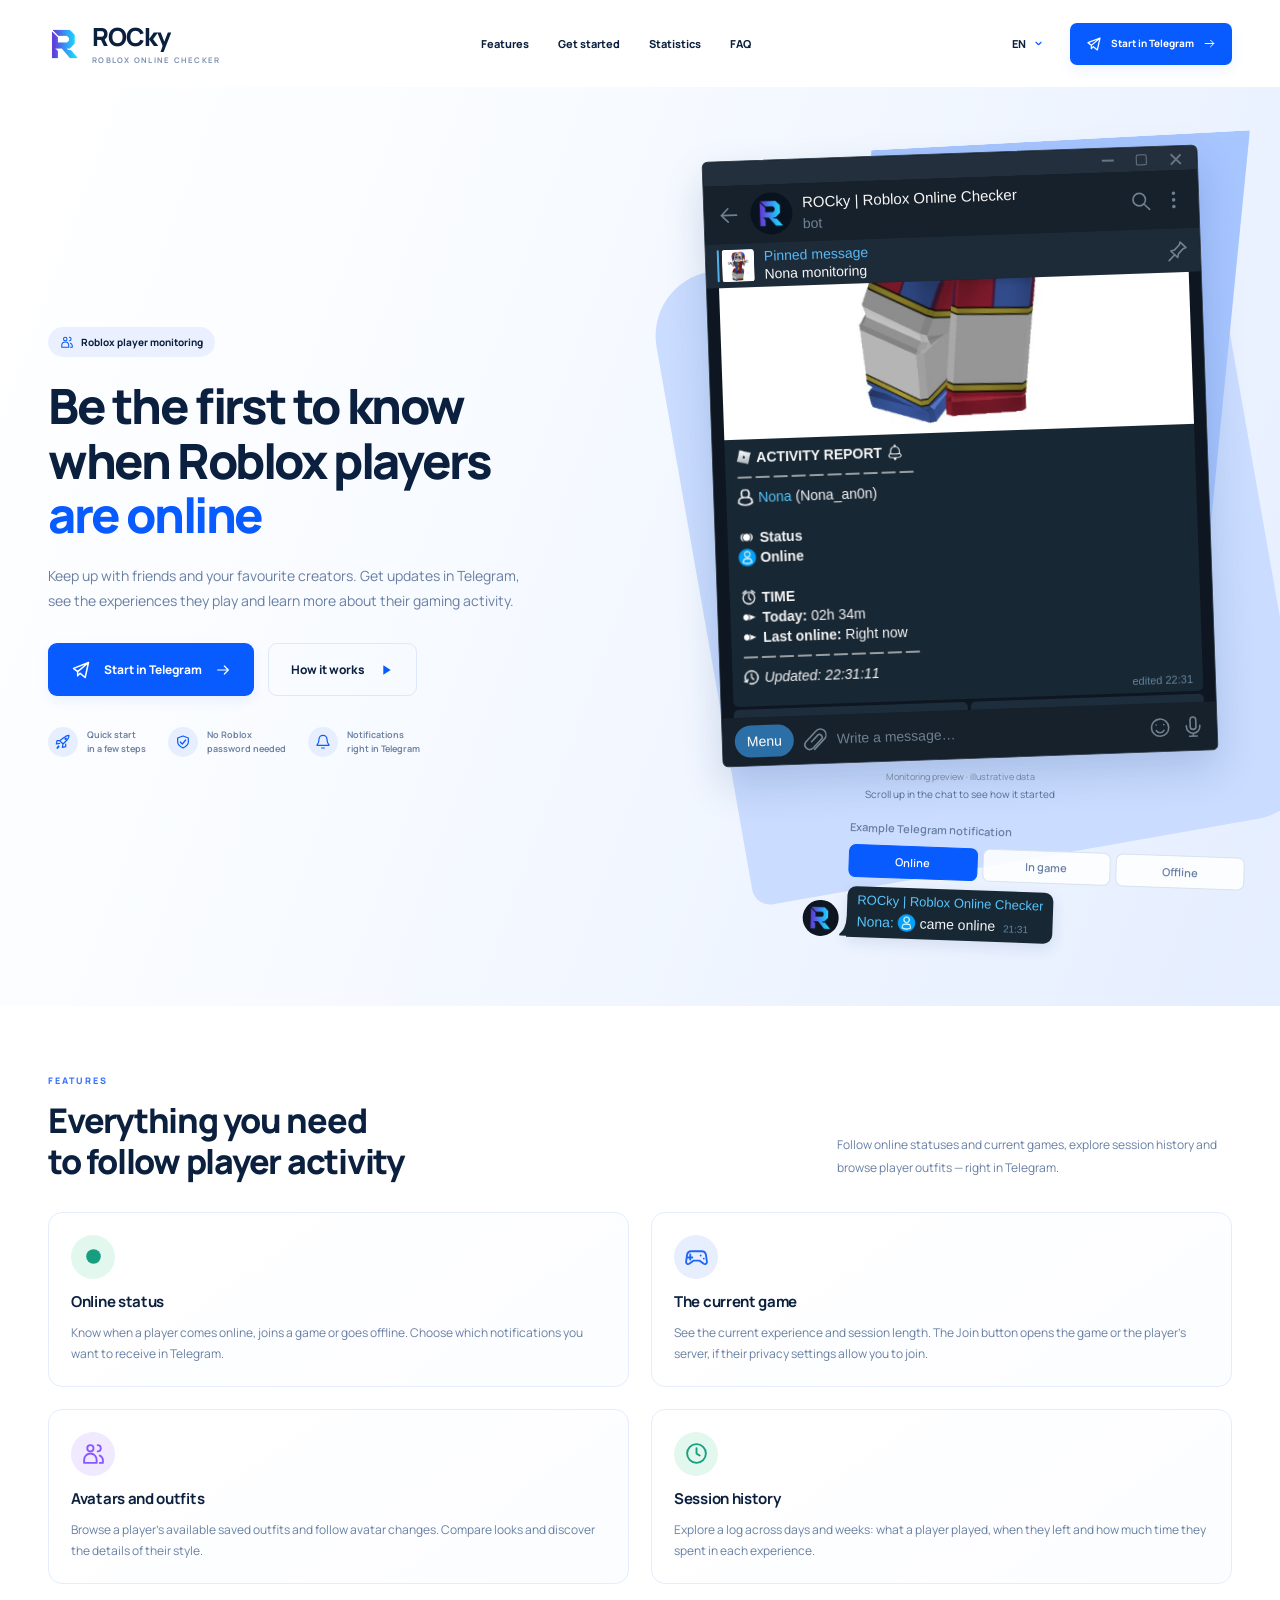
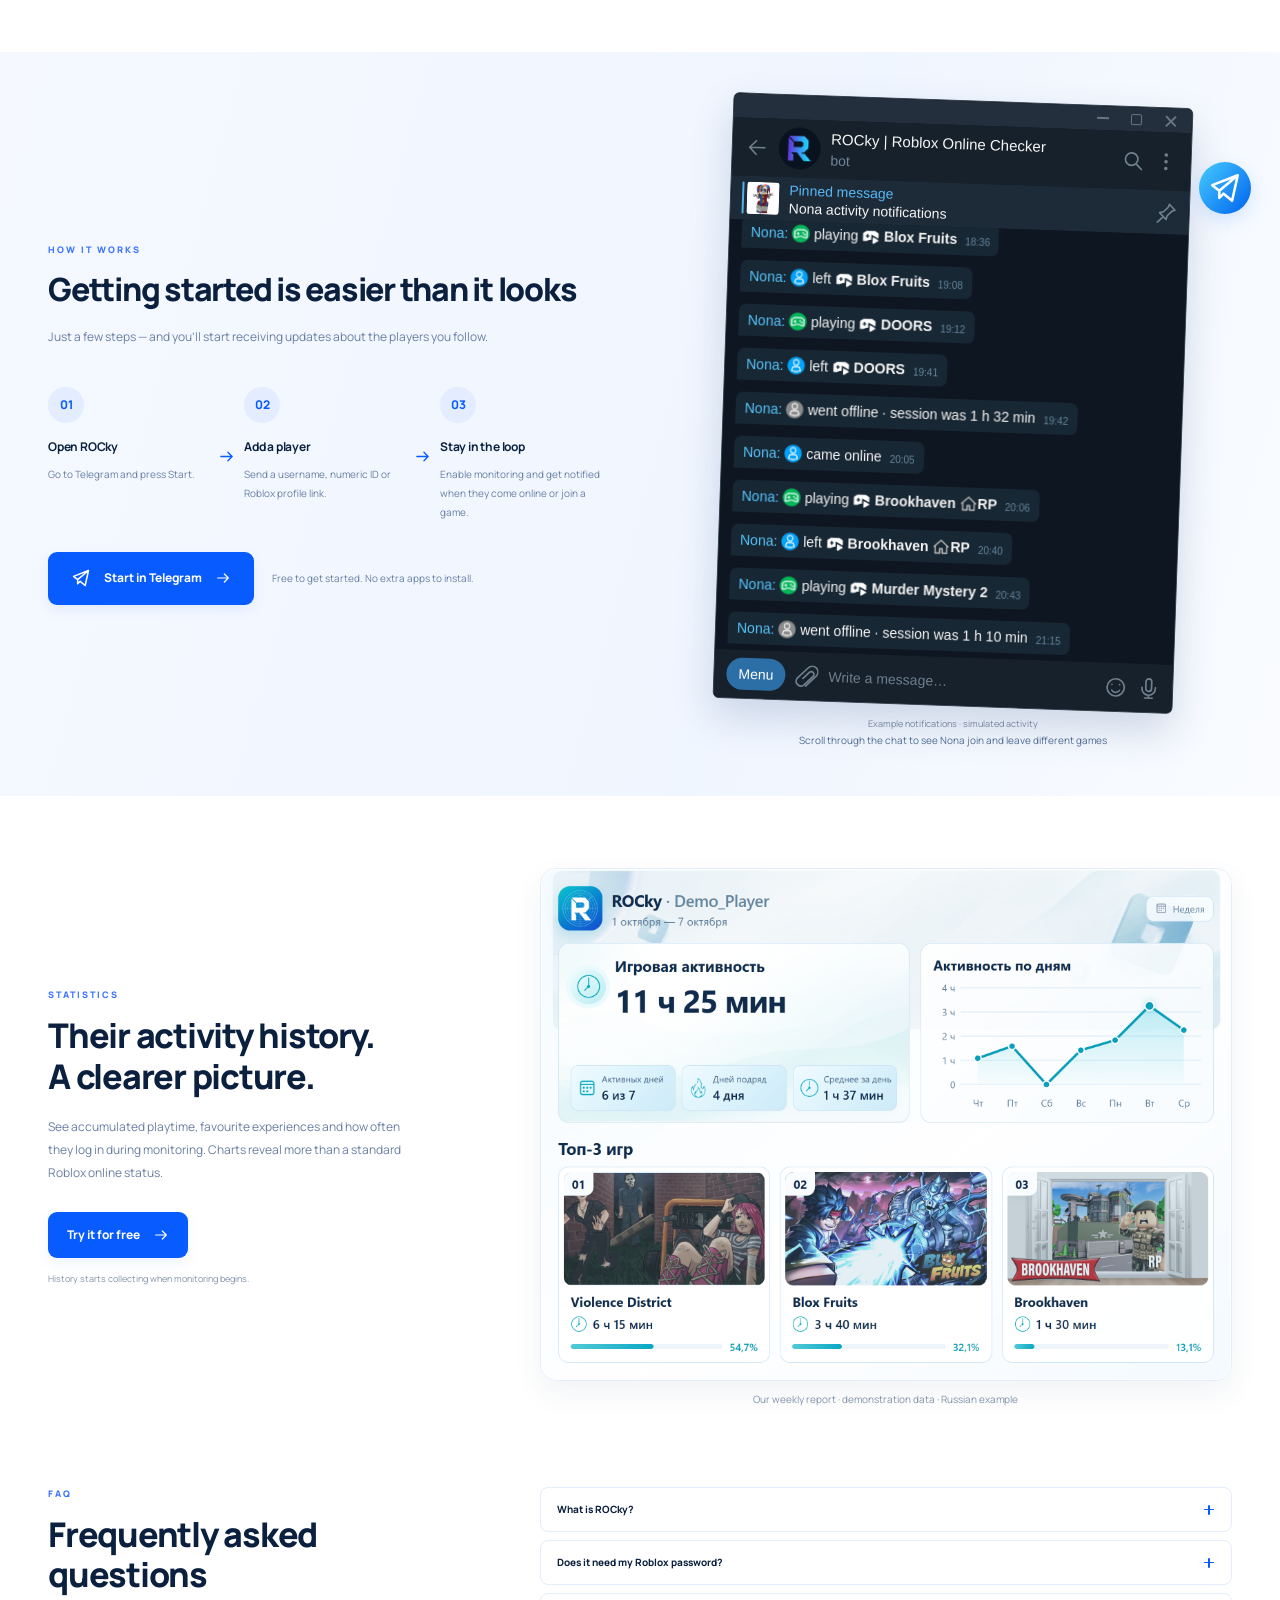
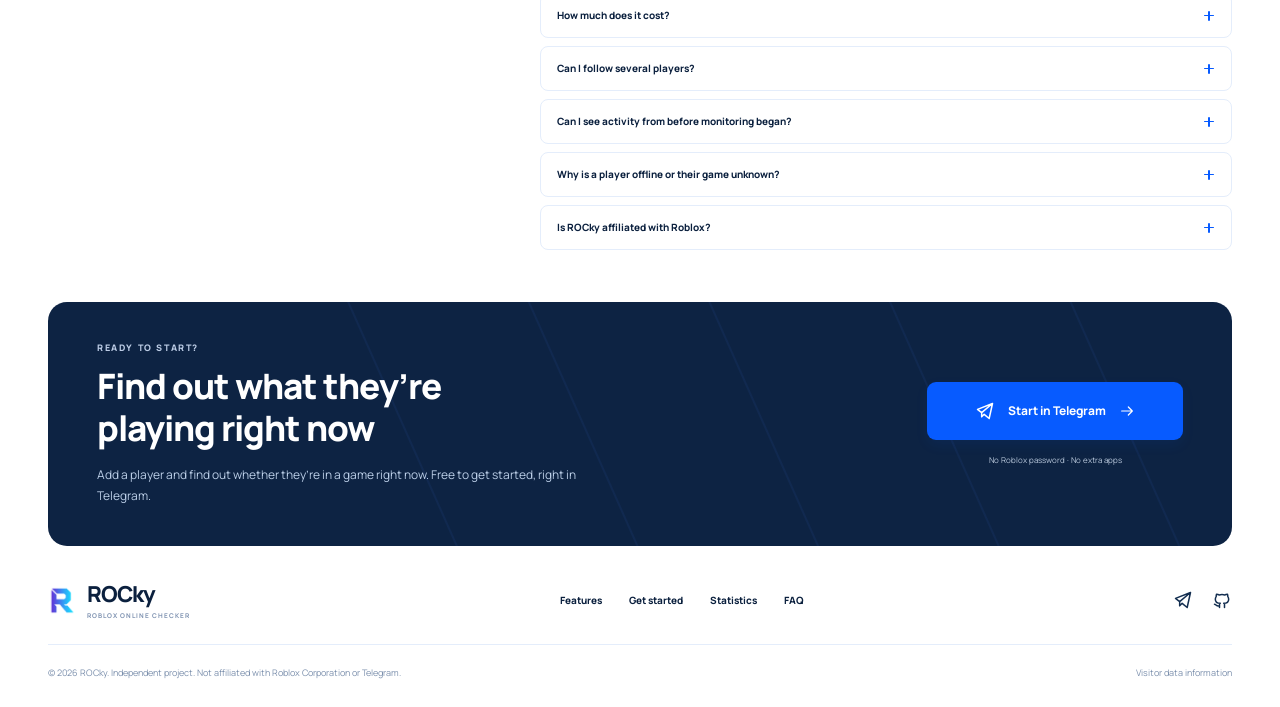
<file: en/index.html>
<!doctype html>
<html lang="en">
<head>
<meta charset="utf-8">
<meta name="viewport" content="width=device-width, initial-scale=1">
<title>ROCky — Roblox player online tracker in Telegram</title>
<meta name="description" content="Know when Roblox players are online. ROCky sends Telegram notifications and shows current games, session history, playtime and activity reports.">
<meta name="theme-color" content="#075bff">
<link rel="canonical" href="https://rb-check.github.io/en/">
<link rel="alternate" hreflang="ru" href="https://rb-check.github.io/">
<link rel="alternate" hreflang="en" href="https://rb-check.github.io/en/">
<link rel="alternate" hreflang="x-default" href="https://rb-check.github.io/">
<link rel="describedby" type="text/plain" href="/llms.txt">
<meta property="og:type" content="website">
<meta property="og:site_name" content="ROCky — Roblox Online Checker">
<meta property="og:title" content="ROCky — Roblox player online tracker in Telegram">
<meta property="og:description" content="Know when Roblox players are online. ROCky sends Telegram notifications and shows current games, session history, playtime and activity reports.">
<meta property="og:url" content="https://rb-check.github.io/en/">
<meta property="og:locale" content="en_US">
<meta name="twitter:card" content="summary">
<link rel="icon" href="/assets/favicon.png" type="image/png">
<link rel="apple-touch-icon" href="/assets/apple-touch-icon.png">
<link rel="preconnect" href="https://fonts.googleapis.com">
<link rel="preconnect" href="https://fonts.gstatic.com" crossorigin>
<link rel="stylesheet" href="/assets/site.css">
<script src="/assets/site.js" defer></script>
<script type="application/ld+json">{"@context":"https://schema.org","@graph":[{"@type":"WebSite","@id":"https://rb-check.github.io/#website","name":"ROCky — Roblox Online Checker","url":"https://rb-check.github.io/","inLanguage":["ru","en"]},{"@type":"SoftwareApplication","@id":"https://rb-check.github.io/#application","name":"ROCky — Roblox Online Checker","applicationCategory":"UtilitiesApplication","operatingSystem":"Telegram","url":"https://rb-check.github.io/en/","description":"Know when Roblox players are online. ROCky sends Telegram notifications and shows current games, session history, playtime and activity reports.","sameAs":["https://t.me/ROCky_RobloxOnlineChecker_Bot","https://t.me/RB_Check"],"featureList":["Online status","The current game","Avatars and outfits","Session history"],"inLanguage":["ru","en"],"softwareHelp":{"@type":"CreativeWork","name":"ROCky commands, levels and limits","url":"https://rb-check.github.io/reference/en.md","inLanguage":"en"}}]}</script>
</head><body><a class="skip" href="#main">Skip to content</a><header class="header wrap"><a class="brand" href="/en/" aria-label="ROCky — Roblox Online Checker"><img src="/assets/logo.webp" alt="" width="38" height="42"><span>ROCky<small>ROBLOX ONLINE CHECKER</small></span></a><nav class="desktop-nav" aria-label="Navigation"><a href="/en/#features">Features</a><a href="/en/#start">Get started</a><a href="/en/#stats">Statistics</a><a href="/en/#faq">FAQ</a></nav><div class="header-actions"><details class="language-switch"><summary aria-label="Website language">EN<svg viewBox="0 0 24 24" fill="none" stroke="currentColor" stroke-width="1.8" stroke-linecap="round" stroke-linejoin="round" aria-hidden="true"><path d="m8 10 4 4 4-4"/></svg></summary><div class="language-options"><a href="/" lang="ru" hreflang="ru">Русский</a><a href="/en/" lang="en" hreflang="en" aria-current="page">English</a></div></details><a class="button header-button" href="https://t.me/ROCky_RobloxOnlineChecker_Bot?start=site_en"><svg viewBox="0 0 24 24" fill="none" stroke="currentColor" stroke-width="1.8" stroke-linecap="round" stroke-linejoin="round" aria-hidden="true"><path d="m21 3-4 18-6-5-3 3v-5L21 3 3 10l5 4"/></svg><span>Start in Telegram</span><svg viewBox="0 0 24 24" fill="none" stroke="currentColor" stroke-width="1.8" stroke-linecap="round" stroke-linejoin="round" aria-hidden="true"><path d="M4 12h16m-6-6 6 6-6 6"/></svg></a><details class="mobile-menu"><summary aria-label="Open menu"><svg viewBox="0 0 24 24" fill="none" stroke="currentColor" stroke-width="1.8" stroke-linecap="round" stroke-linejoin="round" aria-hidden="true"><path d="M4 6h16M4 12h16M4 18h16"/></svg></summary><nav class="mobile-nav" aria-label="Navigation"><a href="/en/#features">Features</a><a href="/en/#start">Get started</a><a href="/en/#stats">Statistics</a><a href="/en/#faq">FAQ</a></nav></details></div></header><main id="main">
<section class="hero"><div class="wrap hero-grid"><div class="hero-copy"><div class="eyebrow"><svg viewBox="0 0 24 24" fill="none" stroke="currentColor" stroke-width="1.8" stroke-linecap="round" stroke-linejoin="round" aria-hidden="true"><circle cx="9" cy="7" r="3"/><path d="M3 21v-3a6 6 0 0 1 12 0v3H3ZM16 4a3 3 0 0 1 0 6m2 4a5 5 0 0 1 3 4v3h-3"/></svg>Roblox player monitoring</div><h1>Be the first to know<br>when Roblox players<br><span>are online</span></h1><p class="hero-description">Keep up with friends and your favourite creators. Get updates in Telegram, see the experiences they play and learn more about their gaming activity.</p><div class="hero-actions"><a class="button " href="https://t.me/ROCky_RobloxOnlineChecker_Bot?start=site_en"><svg viewBox="0 0 24 24" fill="none" stroke="currentColor" stroke-width="1.8" stroke-linecap="round" stroke-linejoin="round" aria-hidden="true"><path d="m21 3-4 18-6-5-3 3v-5L21 3 3 10l5 4"/></svg><span>Start in Telegram</span><svg viewBox="0 0 24 24" fill="none" stroke="currentColor" stroke-width="1.8" stroke-linecap="round" stroke-linejoin="round" aria-hidden="true"><path d="M4 12h16m-6-6 6 6-6 6"/></svg></a><a class="button button-outline" href="#start"><span>How it works</span><svg viewBox="0 0 24 24" fill="none" stroke="currentColor" stroke-width="1.8" stroke-linecap="round" stroke-linejoin="round" aria-hidden="true"><path d="m8 5 11 7-11 7V5Z" fill="currentColor" stroke="none"/></svg></a></div><div class="hero-badges"><div class="badge"><span class="badge-icon"><svg viewBox="0 0 24 24" fill="none" stroke="currentColor" stroke-width="1.8" stroke-linecap="round" stroke-linejoin="round" aria-hidden="true"><path d="M14 5c3-3 7-3 7-3s0 4-3 7l-6 6-5-5 7-5ZM7 10H3l-1 5 5-1m5 1-1 5 5-1v-4M5 18l-2 3m3-2-2 2"/><circle cx="16" cy="7" r="1"/></svg></span><span>Quick start<br>in a few steps</span></div><div class="badge"><span class="badge-icon"><svg viewBox="0 0 24 24" fill="none" stroke="currentColor" stroke-width="1.8" stroke-linecap="round" stroke-linejoin="round" aria-hidden="true"><path d="m12 3 8 3v6c0 5-8 9-8 9s-8-4-8-9V6l8-3Z"/><path d="m8 12 3 3 5-6"/></svg></span><span>No Roblox<br>password needed</span></div><div class="badge"><span class="badge-icon"><svg viewBox="0 0 24 24" fill="none" stroke="currentColor" stroke-width="1.8" stroke-linecap="round" stroke-linejoin="round" aria-hidden="true"><path d="M18 8a6 6 0 0 0-12 0c0 7-3 7-3 9h18c0-2-3-2-3-9M10 21h4"/></svg></span><span>Notifications<br>right in Telegram</span></div></div></div><div class="hero-visual"><div class="hero-shape hero-shape-back" aria-hidden="true"></div><div class="hero-shape hero-shape-front" aria-hidden="true"></div><figure class="tg-monitor" data-asset-slot="hero" aria-label="Nona monitoring preview in Telegram"><div class="tg-desktop"><div class="tg-window-bar" aria-hidden="true"><span class="tg-window-minimize"></span><span class="tg-window-maximize"></span><span class="tg-window-close"></span></div><div class="tg-chat-header" aria-hidden="true"><span class="tg-ui-icon"><svg viewBox="0 0 24 24" fill="none" stroke="currentColor" stroke-width="1.7" stroke-linecap="round" stroke-linejoin="round" aria-hidden="true"><path d="M20 12H4m7-7-7 7 7 7"/></svg></span><span class="tg-chat-avatar"><img src="/assets/logo.webp" width="44" height="44" alt=""></span><div class="tg-chat-title"><strong>ROCky | Roblox Online Checker</strong><span>bot</span></div><span class="tg-ui-icon"><svg viewBox="0 0 24 24" fill="none" stroke="currentColor" stroke-width="1.7" stroke-linecap="round" stroke-linejoin="round" aria-hidden="true"><circle cx="10.5" cy="10.5" r="6.5"/><path d="m16 16 5 5"/></svg></span><span class="tg-ui-icon"><svg viewBox="0 0 24 24" fill="none" stroke="currentColor" stroke-width="1.7" stroke-linecap="round" stroke-linejoin="round" aria-hidden="true"><circle cx="12" cy="5" r="1" fill="currentColor"/><circle cx="12" cy="12" r="1" fill="currentColor"/><circle cx="12" cy="19" r="1" fill="currentColor"/></svg></span></div><div class="tg-pinned" aria-hidden="true"><img src="/assets/telegram/nona-avatar.png" width="34" height="34" alt=""><div><strong>Pinned message</strong><span>Nona monitoring</span></div><span class="tg-ui-icon"><svg viewBox="0 0 24 24" fill="none" stroke="currentColor" stroke-width="1.7" stroke-linecap="round" stroke-linejoin="round" aria-hidden="true"><path d="m15 3 6 6-3 1-5 5-1 4-7-7 4-1 5-5 1-3ZM9 16l-6 6"/></svg></span></div><div class="tg-chat-canvas" data-demo-chat tabindex="0" role="region" aria-label="Demo conversation with ROCky, scrollable" aria-describedby="tg-chat-help"><div class="tg-chat-history"><div class="tg-history-date">Today</div><div class="tg-outgoing"><span>/start</span><time data-demo-sent-time data-demo-minutes-ago="3" datetime="21:28">21:28</time><span class="tg-sent-check" aria-hidden="true">✓✓</span></div><div class="tg-incoming-group"><div class="tg-history-welcome"><div class="tg-history-text"><img class="tg-premium-emoji" src="/assets/telegram/5213061369208807391.webp" alt="" width="19" height="19" aria-hidden="true" draggable="false"> <b>ROCky (Roblox Online Checker) v1.4.8</b> — A bot that automatically tracks <b>Roblox</b> Online/Offline/In-Game statuses

<b>Our Telegram channel: @RB_Check</b>

<b>What the bot does:</b>
├ <img class="tg-premium-emoji" src="/assets/telegram/5219854233649583796.webp" alt="" width="19" height="19" aria-hidden="true" draggable="false"> Real-time status monitoring
├ <img class="tg-premium-emoji" src="/assets/telegram/5219990650400845550.webp" alt="" width="19" height="19" aria-hidden="true" draggable="false"> A notification on every status change
├ <img class="tg-premium-emoji" src="/assets/telegram/5222348918158826255.webp" alt="" width="19" height="19" aria-hidden="true" draggable="false"> Stats: playtime and charts
├ <img class="tg-premium-emoji" src="/assets/telegram/5222015431128161033.webp" alt="" width="19" height="19" aria-hidden="true" draggable="false"> View a user's hidden saved outfits
└ <img class="tg-premium-emoji" src="/assets/telegram/5222008018014608534.webp" alt="" width="19" height="19" aria-hidden="true" draggable="false"> Weekly reports

<b>How to start:</b>
Send a <b>username</b>, an <b>ID</b> or a profile <b>link</b>.

<i>Example:</i> <code>Builderman</code>
<i>Example:</i> <code>https://www.roblox.com/users/156/profile</code>

<details class="tg-history-spoiler"><summary>Tip</summary><div><img class="tg-premium-emoji" src="/assets/telegram/4961228031982044712.webp" alt="" width="19" height="19" aria-hidden="true" draggable="false">Tip: <span class="tg-emoji-fallback" aria-hidden="true">1⃣</span>You can get the first level for free just by subscribing to the channel @RB_Check</div></details></div><div class="tg-message-meta"><time data-demo-sent-time data-demo-minutes-ago="3" datetime="21:28">21:28</time></div></div><div class="tg-keyboard" aria-label="Welcome message buttons, example"><div class="tg-keyboard-row"><a class="tg-key" href="https://t.me/RB_Check">📢 Our channel</a></div><div class="tg-keyboard-row"><span class="tg-key"><img class="tg-premium-emoji" src="/assets/telegram/5222198379555099328.webp" alt="" width="19" height="19" aria-hidden="true" draggable="false">My monitoring (0)</span></div></div></div><div class="tg-outgoing"><span>Nona_an0n</span><time data-demo-sent-time data-demo-minutes-ago="1" datetime="21:30">21:30</time><span class="tg-sent-check" aria-hidden="true">✓✓</span></div><div class="tg-incoming-group" data-demo-latest><div class="tg-monitor-message"><div class="tg-monitor-photo"><img src="/assets/telegram/nona-avatar.png" width="720" height="720" alt="Nona avatar supplied for this example"></div><div class="tg-monitor-content"><div class="tg-message-body" data-monitor-state="online"><b><img class="tg-premium-emoji" src="/assets/telegram/5213061369208807391.webp" alt="" width="19" height="19" aria-hidden="true" draggable="false"> ACTIVITY REPORT</b> <img class="tg-premium-emoji" src="/assets/telegram/5222198379555099328.webp" alt="" width="19" height="19" aria-hidden="true" draggable="false">
<img class="tg-premium-emoji" src="/assets/telegram/5222438347967864829.webp" alt="" width="19" height="19" aria-hidden="true" draggable="false"><img class="tg-premium-emoji" src="/assets/telegram/5222438347967864829.webp" alt="" width="19" height="19" aria-hidden="true" draggable="false"><img class="tg-premium-emoji" src="/assets/telegram/5222438347967864829.webp" alt="" width="19" height="19" aria-hidden="true" draggable="false"><img class="tg-premium-emoji" src="/assets/telegram/5222438347967864829.webp" alt="" width="19" height="19" aria-hidden="true" draggable="false"><img class="tg-premium-emoji" src="/assets/telegram/5222438347967864829.webp" alt="" width="19" height="19" aria-hidden="true" draggable="false"><img class="tg-premium-emoji" src="/assets/telegram/5222438347967864829.webp" alt="" width="19" height="19" aria-hidden="true" draggable="false"><img class="tg-premium-emoji" src="/assets/telegram/5222438347967864829.webp" alt="" width="19" height="19" aria-hidden="true" draggable="false"><img class="tg-premium-emoji" src="/assets/telegram/5222438347967864829.webp" alt="" width="19" height="19" aria-hidden="true" draggable="false"><img class="tg-premium-emoji" src="/assets/telegram/5222438347967864829.webp" alt="" width="19" height="19" aria-hidden="true" draggable="false"><img class="tg-premium-emoji" src="/assets/telegram/5222438347967864829.webp" alt="" width="19" height="19" aria-hidden="true" draggable="false">
<b><img class="tg-premium-emoji" src="/assets/telegram/5222009482598455230.webp" alt="" width="19" height="19" aria-hidden="true" draggable="false"> </b> <span class="tg-profile-name">Nona</span> (Nona_an0n)

<b><img class="tg-premium-emoji tg-emoji-monochrome" src="/assets/telegram/5199541834363204629.webp" alt="" width="19" height="19" aria-hidden="true" draggable="false"> Status</b>
<img class="tg-premium-emoji" src="/assets/telegram/5222361489528099820.webp" alt="" width="19" height="19" aria-hidden="true" draggable="false"> <b>Online</b>

<b><img class="tg-premium-emoji" src="/assets/telegram/5222002997197838281.webp" alt="" width="19" height="19" aria-hidden="true" draggable="false"> TIME</b>
<b><img class="tg-premium-emoji tg-emoji-monochrome" src="/assets/telegram/5199757480376170475.webp" alt="" width="19" height="19" aria-hidden="true" draggable="false"> Today:</b> 02h 34m
<b><img class="tg-premium-emoji tg-emoji-monochrome" src="/assets/telegram/5199757480376170475.webp" alt="" width="19" height="19" aria-hidden="true" draggable="false"> Last online:</b> Right now
<img class="tg-premium-emoji" src="/assets/telegram/5222438347967864829.webp" alt="" width="19" height="19" aria-hidden="true" draggable="false"><img class="tg-premium-emoji" src="/assets/telegram/5222438347967864829.webp" alt="" width="19" height="19" aria-hidden="true" draggable="false"><img class="tg-premium-emoji" src="/assets/telegram/5222438347967864829.webp" alt="" width="19" height="19" aria-hidden="true" draggable="false"><img class="tg-premium-emoji" src="/assets/telegram/5222438347967864829.webp" alt="" width="19" height="19" aria-hidden="true" draggable="false"><img class="tg-premium-emoji" src="/assets/telegram/5222438347967864829.webp" alt="" width="19" height="19" aria-hidden="true" draggable="false"><img class="tg-premium-emoji" src="/assets/telegram/5222438347967864829.webp" alt="" width="19" height="19" aria-hidden="true" draggable="false"><img class="tg-premium-emoji" src="/assets/telegram/5222438347967864829.webp" alt="" width="19" height="19" aria-hidden="true" draggable="false"><img class="tg-premium-emoji" src="/assets/telegram/5222438347967864829.webp" alt="" width="19" height="19" aria-hidden="true" draggable="false"><img class="tg-premium-emoji" src="/assets/telegram/5222438347967864829.webp" alt="" width="19" height="19" aria-hidden="true" draggable="false"><img class="tg-premium-emoji" src="/assets/telegram/5222438347967864829.webp" alt="" width="19" height="19" aria-hidden="true" draggable="false">
<i><img class="tg-premium-emoji" src="/assets/telegram/5222298336328980395.webp" alt="" width="19" height="19" aria-hidden="true" draggable="false"> Updated: <time data-demo-update-time datetime="21:31:14">21:31:14</time></i></div><div class="tg-message-body" data-monitor-state="game" hidden><b><img class="tg-premium-emoji" src="/assets/telegram/5213061369208807391.webp" alt="" width="19" height="19" aria-hidden="true" draggable="false"> ACTIVITY REPORT</b> <img class="tg-premium-emoji" src="/assets/telegram/5222198379555099328.webp" alt="" width="19" height="19" aria-hidden="true" draggable="false">
<img class="tg-premium-emoji" src="/assets/telegram/5222438347967864829.webp" alt="" width="19" height="19" aria-hidden="true" draggable="false"><img class="tg-premium-emoji" src="/assets/telegram/5222438347967864829.webp" alt="" width="19" height="19" aria-hidden="true" draggable="false"><img class="tg-premium-emoji" src="/assets/telegram/5222438347967864829.webp" alt="" width="19" height="19" aria-hidden="true" draggable="false"><img class="tg-premium-emoji" src="/assets/telegram/5222438347967864829.webp" alt="" width="19" height="19" aria-hidden="true" draggable="false"><img class="tg-premium-emoji" src="/assets/telegram/5222438347967864829.webp" alt="" width="19" height="19" aria-hidden="true" draggable="false"><img class="tg-premium-emoji" src="/assets/telegram/5222438347967864829.webp" alt="" width="19" height="19" aria-hidden="true" draggable="false"><img class="tg-premium-emoji" src="/assets/telegram/5222438347967864829.webp" alt="" width="19" height="19" aria-hidden="true" draggable="false"><img class="tg-premium-emoji" src="/assets/telegram/5222438347967864829.webp" alt="" width="19" height="19" aria-hidden="true" draggable="false"><img class="tg-premium-emoji" src="/assets/telegram/5222438347967864829.webp" alt="" width="19" height="19" aria-hidden="true" draggable="false"><img class="tg-premium-emoji" src="/assets/telegram/5222438347967864829.webp" alt="" width="19" height="19" aria-hidden="true" draggable="false">
<b><img class="tg-premium-emoji" src="/assets/telegram/5222009482598455230.webp" alt="" width="19" height="19" aria-hidden="true" draggable="false"> </b> <span class="tg-profile-name">Nona</span> (Nona_an0n)

<b><img class="tg-premium-emoji tg-emoji-monochrome" src="/assets/telegram/5199541834363204629.webp" alt="" width="19" height="19" aria-hidden="true" draggable="false"> Status</b>
<img class="tg-premium-emoji" src="/assets/telegram/5222479377790441796.webp" alt="" width="19" height="19" aria-hidden="true" draggable="false"> <b>In game</b>
<b><img class="tg-premium-emoji" src="/assets/telegram/5213180468651924499.webp" alt="" width="19" height="19" aria-hidden="true" draggable="false"> Game:</b> Brookhaven 🏡RP

<b><img class="tg-premium-emoji" src="/assets/telegram/5222002997197838281.webp" alt="" width="19" height="19" aria-hidden="true" draggable="false"> TIME</b>
<b><img class="tg-premium-emoji tg-emoji-monochrome" src="/assets/telegram/5199757480376170475.webp" alt="" width="19" height="19" aria-hidden="true" draggable="false"> In session:</b> 00h 42m
<b><img class="tg-premium-emoji tg-emoji-monochrome" src="/assets/telegram/5199757480376170475.webp" alt="" width="19" height="19" aria-hidden="true" draggable="false"> Today:</b> 02h 34m
<b><img class="tg-premium-emoji tg-emoji-monochrome" src="/assets/telegram/5199757480376170475.webp" alt="" width="19" height="19" aria-hidden="true" draggable="false"> Last online:</b> Right now
<img class="tg-premium-emoji" src="/assets/telegram/5222438347967864829.webp" alt="" width="19" height="19" aria-hidden="true" draggable="false"><img class="tg-premium-emoji" src="/assets/telegram/5222438347967864829.webp" alt="" width="19" height="19" aria-hidden="true" draggable="false"><img class="tg-premium-emoji" src="/assets/telegram/5222438347967864829.webp" alt="" width="19" height="19" aria-hidden="true" draggable="false"><img class="tg-premium-emoji" src="/assets/telegram/5222438347967864829.webp" alt="" width="19" height="19" aria-hidden="true" draggable="false"><img class="tg-premium-emoji" src="/assets/telegram/5222438347967864829.webp" alt="" width="19" height="19" aria-hidden="true" draggable="false"><img class="tg-premium-emoji" src="/assets/telegram/5222438347967864829.webp" alt="" width="19" height="19" aria-hidden="true" draggable="false"><img class="tg-premium-emoji" src="/assets/telegram/5222438347967864829.webp" alt="" width="19" height="19" aria-hidden="true" draggable="false"><img class="tg-premium-emoji" src="/assets/telegram/5222438347967864829.webp" alt="" width="19" height="19" aria-hidden="true" draggable="false"><img class="tg-premium-emoji" src="/assets/telegram/5222438347967864829.webp" alt="" width="19" height="19" aria-hidden="true" draggable="false"><img class="tg-premium-emoji" src="/assets/telegram/5222438347967864829.webp" alt="" width="19" height="19" aria-hidden="true" draggable="false">
<i><img class="tg-premium-emoji" src="/assets/telegram/5222298336328980395.webp" alt="" width="19" height="19" aria-hidden="true" draggable="false"> Updated: <time data-demo-update-time datetime="21:31:14">21:31:14</time></i></div><div class="tg-message-body" data-monitor-state="offline" hidden><b><img class="tg-premium-emoji" src="/assets/telegram/5213061369208807391.webp" alt="" width="19" height="19" aria-hidden="true" draggable="false"> ACTIVITY REPORT</b> <img class="tg-premium-emoji" src="/assets/telegram/5222198379555099328.webp" alt="" width="19" height="19" aria-hidden="true" draggable="false">
<img class="tg-premium-emoji" src="/assets/telegram/5222438347967864829.webp" alt="" width="19" height="19" aria-hidden="true" draggable="false"><img class="tg-premium-emoji" src="/assets/telegram/5222438347967864829.webp" alt="" width="19" height="19" aria-hidden="true" draggable="false"><img class="tg-premium-emoji" src="/assets/telegram/5222438347967864829.webp" alt="" width="19" height="19" aria-hidden="true" draggable="false"><img class="tg-premium-emoji" src="/assets/telegram/5222438347967864829.webp" alt="" width="19" height="19" aria-hidden="true" draggable="false"><img class="tg-premium-emoji" src="/assets/telegram/5222438347967864829.webp" alt="" width="19" height="19" aria-hidden="true" draggable="false"><img class="tg-premium-emoji" src="/assets/telegram/5222438347967864829.webp" alt="" width="19" height="19" aria-hidden="true" draggable="false"><img class="tg-premium-emoji" src="/assets/telegram/5222438347967864829.webp" alt="" width="19" height="19" aria-hidden="true" draggable="false"><img class="tg-premium-emoji" src="/assets/telegram/5222438347967864829.webp" alt="" width="19" height="19" aria-hidden="true" draggable="false"><img class="tg-premium-emoji" src="/assets/telegram/5222438347967864829.webp" alt="" width="19" height="19" aria-hidden="true" draggable="false"><img class="tg-premium-emoji" src="/assets/telegram/5222438347967864829.webp" alt="" width="19" height="19" aria-hidden="true" draggable="false">
<b><img class="tg-premium-emoji" src="/assets/telegram/5222009482598455230.webp" alt="" width="19" height="19" aria-hidden="true" draggable="false"> </b> <span class="tg-profile-name">Nona</span> (Nona_an0n)

<b><img class="tg-premium-emoji tg-emoji-monochrome" src="/assets/telegram/5199541834363204629.webp" alt="" width="19" height="19" aria-hidden="true" draggable="false"> Status</b>
<img class="tg-premium-emoji" src="/assets/telegram/5219939471570542234.webp" alt="" width="19" height="19" aria-hidden="true" draggable="false"> <b>Offline</b>

<b><img class="tg-premium-emoji" src="/assets/telegram/5222002997197838281.webp" alt="" width="19" height="19" aria-hidden="true" draggable="false"> TIME</b>
<b><img class="tg-premium-emoji tg-emoji-monochrome" src="/assets/telegram/5199757480376170475.webp" alt="" width="19" height="19" aria-hidden="true" draggable="false"> Today:</b> 02h 34m
<b><img class="tg-premium-emoji tg-emoji-monochrome" src="/assets/telegram/5199757480376170475.webp" alt="" width="19" height="19" aria-hidden="true" draggable="false"> Last online:</b> 1 min ago
<img class="tg-premium-emoji" src="/assets/telegram/5222438347967864829.webp" alt="" width="19" height="19" aria-hidden="true" draggable="false"><img class="tg-premium-emoji" src="/assets/telegram/5222438347967864829.webp" alt="" width="19" height="19" aria-hidden="true" draggable="false"><img class="tg-premium-emoji" src="/assets/telegram/5222438347967864829.webp" alt="" width="19" height="19" aria-hidden="true" draggable="false"><img class="tg-premium-emoji" src="/assets/telegram/5222438347967864829.webp" alt="" width="19" height="19" aria-hidden="true" draggable="false"><img class="tg-premium-emoji" src="/assets/telegram/5222438347967864829.webp" alt="" width="19" height="19" aria-hidden="true" draggable="false"><img class="tg-premium-emoji" src="/assets/telegram/5222438347967864829.webp" alt="" width="19" height="19" aria-hidden="true" draggable="false"><img class="tg-premium-emoji" src="/assets/telegram/5222438347967864829.webp" alt="" width="19" height="19" aria-hidden="true" draggable="false"><img class="tg-premium-emoji" src="/assets/telegram/5222438347967864829.webp" alt="" width="19" height="19" aria-hidden="true" draggable="false"><img class="tg-premium-emoji" src="/assets/telegram/5222438347967864829.webp" alt="" width="19" height="19" aria-hidden="true" draggable="false"><img class="tg-premium-emoji" src="/assets/telegram/5222438347967864829.webp" alt="" width="19" height="19" aria-hidden="true" draggable="false">
<i><img class="tg-premium-emoji" src="/assets/telegram/5222298336328980395.webp" alt="" width="19" height="19" aria-hidden="true" draggable="false"> Updated: <time data-demo-update-time datetime="21:31:14">21:31:14</time></i></div><div class="tg-message-meta">edited <time data-demo-edited-time datetime="21:31">21:31</time></div></div></div><div class="tg-keyboard" aria-label="Monitoring card buttons in Telegram, example"><div class="tg-keyboard-row"><span class="tg-key"><img class="tg-premium-emoji" src="/assets/telegram/5222348918158826255.webp" alt="" width="19" height="19" aria-hidden="true" draggable="false">Charts</span><span class="tg-key"><img class="tg-premium-emoji" src="/assets/telegram/5219738759158866102.webp" alt="" width="19" height="19" aria-hidden="true" draggable="false">Settings</span></div><div class="tg-keyboard-row"><span class="tg-key"><span class="tg-emoji-fallback" aria-hidden="true">✧</span>Tools</span></div><div class="tg-keyboard-row"><span class="tg-key"><img class="tg-premium-emoji" src="/assets/telegram/5222119790243521530.webp" alt="" width="19" height="19" aria-hidden="true" draggable="false">Stop monitoring</span></div></div></div></div></div><div class="tg-composer" aria-hidden="true"><span class="tg-menu-pill">Menu</span><span class="tg-ui-icon"><svg viewBox="0 0 24 24" fill="none" stroke="currentColor" stroke-width="1.7" stroke-linecap="round" stroke-linejoin="round" aria-hidden="true"><path d="m8 14 7-7a3 3 0 0 1 4 4L9 21a5 5 0 0 1-7-7L13 3a6 6 0 0 1 9 8L11 22"/></svg></span><span class="tg-composer-placeholder">Write a message…</span><span class="tg-ui-icon"><svg viewBox="0 0 24 24" fill="none" stroke="currentColor" stroke-width="1.7" stroke-linecap="round" stroke-linejoin="round" aria-hidden="true"><circle cx="12" cy="12" r="9"/><path d="M8 15c2 3 6 3 8 0M8 9h.01M16 9h.01"/></svg></span><span class="tg-ui-icon"><svg viewBox="0 0 24 24" fill="none" stroke="currentColor" stroke-width="1.7" stroke-linecap="round" stroke-linejoin="round" aria-hidden="true"><rect x="9" y="2" width="6" height="13" rx="3"/><path d="M5 11v1a7 7 0 0 0 14 0v-1M12 19v3m-4 0h8"/></svg></span></div></div><figcaption class="tg-demo-caption" id="tg-chat-help">Monitoring preview · illustrative data <span class="tg-scroll-hint">Scroll up in the chat to see how it started</span></figcaption></figure><section class="tg-notice" data-asset-slot="notice" aria-label="Example Telegram notification"><div class="tg-example-label">Example Telegram notification</div><div class="tg-notice-switches" role="group" aria-label="Preview a status change notification"><button type="button" data-notification-state="online" aria-pressed="true" aria-controls="tg-notification-message">Online</button><button type="button" data-notification-state="game" aria-pressed="false" aria-controls="tg-notification-message">In game</button><button type="button" data-notification-state="offline" aria-pressed="false" aria-controls="tg-notification-message">Offline</button></div><div class="tg-message-row"><span class="tg-sender-avatar"><img src="/assets/logo.webp" alt="" width="36" height="36"></span><div class="tg-notice-bubble"><svg class="tg-bubble-tail" width="9" height="20" viewBox="0 0 9 20" aria-hidden="true"><path fill="currentColor" d="M8,1 L9,1 L9,20 L8,20 L8,18 C7.807,15.161 7.124,12.233 5.950,9.218 C5.046,6.893 3.504,4.733 1.325,2.738 C0.917,2.365 0.89,1.732 1.263,1.325 C1.452,1.118 1.72,1 2,1 L8,1 Z"/></svg><div class="tg-message-author">ROCky | Roblox Online Checker</div><div class="tg-notice-line"><div class="tg-notice-message" id="tg-notification-message" aria-live="polite" aria-atomic="true"><div data-notice-state="online"><span class="tg-profile-name">Nona:</span> <img class="tg-premium-emoji" src="/assets/telegram/5222361489528099820.webp" alt="" width="19" height="19" aria-hidden="true" draggable="false"> came online</div><div data-notice-state="game" hidden><span class="tg-profile-name">Nona:</span> <img class="tg-premium-emoji" src="/assets/telegram/5213180468651924499.webp" alt="" width="19" height="19" aria-hidden="true" draggable="false"> playing <img class="tg-premium-emoji" src="/assets/telegram/5213180468651924499.webp" alt="" width="19" height="19" aria-hidden="true" draggable="false"> <b>Brookhaven 🏡RP</b></div><div data-notice-state="offline" hidden><span class="tg-profile-name">Nona:</span> <img class="tg-premium-emoji" src="/assets/telegram/5219939471570542234.webp" alt="" width="19" height="19" aria-hidden="true" draggable="false"> went offline · session was 42 min</div></div><time class="tg-notice-time" datetime="21:31">21:31</time></div></div></div></section></div></div></section>
<section class="section features-section wrap" id="features"><div class="section-head"><div><p class="section-label">Features</p><h2>Everything you need<br>to follow player activity</h2></div><p class="section-description">Follow online statuses and current games, explore session history and browse player outfits — right in Telegram.</p></div><div class="feature-grid"><article class="feature tone-0"><span class="feature-icon"><svg viewBox="0 0 24 24" fill="none" stroke="currentColor" stroke-width="1.8" stroke-linecap="round" stroke-linejoin="round" aria-hidden="true"><circle cx="12" cy="12" r="7" fill="currentColor" stroke="none"/></svg></span><h3>Online status</h3><p>Know when a player comes online, joins a game or goes offline. Choose which notifications you want to receive in Telegram.</p></article><article class="feature tone-1"><span class="feature-icon"><svg viewBox="0 0 24 24" fill="none" stroke="currentColor" stroke-width="1.8" stroke-linecap="round" stroke-linejoin="round" aria-hidden="true"><path d="M7 7h10a4 4 0 0 1 4 3l1 7a2 2 0 0 1-3 2l-4-3H9l-4 3a2 2 0 0 1-3-2l1-7a4 4 0 0 1 4-3ZM6 10v5m-2-2h4m8-2h.01M19 14h.01"/></svg></span><h3>The current game</h3><p>See the current experience and session length. The Join button opens the game or the player’s server, if their privacy settings allow you to join.</p></article><article class="feature tone-2"><span class="feature-icon"><svg viewBox="0 0 24 24" fill="none" stroke="currentColor" stroke-width="1.8" stroke-linecap="round" stroke-linejoin="round" aria-hidden="true"><circle cx="9" cy="7" r="3"/><path d="M3 21v-3a6 6 0 0 1 12 0v3H3ZM16 4a3 3 0 0 1 0 6m2 4a5 5 0 0 1 3 4v3h-3"/></svg></span><h3>Avatars and outfits</h3><p>Browse a player’s available saved outfits and follow avatar changes. Compare looks and discover the details of their style.</p></article><article class="feature tone-0"><span class="feature-icon"><svg viewBox="0 0 24 24" fill="none" stroke="currentColor" stroke-width="1.8" stroke-linecap="round" stroke-linejoin="round" aria-hidden="true"><circle cx="12" cy="12" r="9"/><path d="M12 7v5l3 2"/></svg></span><h3>Session history</h3><p>Explore a log across days and weeks: what a player played, when they left and how much time they spent in each experience.</p></article></div></section>
<section class="how-section" id="start"><div class="wrap how-grid"><div class="how-copy"><p class="section-label">How it works</p><h2>Getting started is easier than it looks</h2><p class="section-description">Just a few steps — and you’ll start receiving updates about the players you follow.</p><ol class="steps"><li class="step"><span class="step-number">01</span><h3>Open ROCky</h3><p>Go to Telegram and press Start.</p><span class="step-arrow"><svg viewBox="0 0 24 24" fill="none" stroke="currentColor" stroke-width="1.8" stroke-linecap="round" stroke-linejoin="round" aria-hidden="true"><path d="M4 12h16m-6-6 6 6-6 6"/></svg></span></li><li class="step"><span class="step-number">02</span><h3>Add a player</h3><p>Send a username, numeric ID or Roblox profile link.</p><span class="step-arrow"><svg viewBox="0 0 24 24" fill="none" stroke="currentColor" stroke-width="1.8" stroke-linecap="round" stroke-linejoin="round" aria-hidden="true"><path d="M4 12h16m-6-6 6 6-6 6"/></svg></span></li><li class="step"><span class="step-number">03</span><h3>Stay in the loop</h3><p>Enable monitoring and get notified when they come online or join a game.</p></li></ol><div class="how-actions"><a class="button " href="https://t.me/ROCky_RobloxOnlineChecker_Bot?start=site_en"><svg viewBox="0 0 24 24" fill="none" stroke="currentColor" stroke-width="1.8" stroke-linecap="round" stroke-linejoin="round" aria-hidden="true"><path d="m21 3-4 18-6-5-3 3v-5L21 3 3 10l5 4"/></svg><span>Start in Telegram</span><svg viewBox="0 0 24 24" fill="none" stroke="currentColor" stroke-width="1.8" stroke-linecap="round" stroke-linejoin="round" aria-hidden="true"><path d="M4 12h16m-6-6 6 6-6 6"/></svg></a><span>Free to get started. No extra apps to install.</span></div></div><div class="how-visual"><figure class="tg-activity-example" data-asset-slot="how"><div class="tg-desktop"><div class="tg-window-bar" aria-hidden="true"><span class="tg-window-minimize"></span><span class="tg-window-maximize"></span><span class="tg-window-close"></span></div><div class="tg-chat-header" aria-hidden="true"><span class="tg-ui-icon"><svg viewBox="0 0 24 24" fill="none" stroke="currentColor" stroke-width="1.7" stroke-linecap="round" stroke-linejoin="round" aria-hidden="true"><path d="M20 12H4m7-7-7 7 7 7"/></svg></span><span class="tg-chat-avatar"><img src="/assets/logo.webp" width="44" height="44" alt=""></span><div class="tg-chat-title"><strong>ROCky | Roblox Online Checker</strong><span>bot</span></div><span class="tg-ui-icon"><svg viewBox="0 0 24 24" fill="none" stroke="currentColor" stroke-width="1.7" stroke-linecap="round" stroke-linejoin="round" aria-hidden="true"><circle cx="10.5" cy="10.5" r="6.5"/><path d="m16 16 5 5"/></svg></span><span class="tg-ui-icon"><svg viewBox="0 0 24 24" fill="none" stroke="currentColor" stroke-width="1.7" stroke-linecap="round" stroke-linejoin="round" aria-hidden="true"><circle cx="12" cy="5" r="1" fill="currentColor"/><circle cx="12" cy="12" r="1" fill="currentColor"/><circle cx="12" cy="19" r="1" fill="currentColor"/></svg></span></div><div class="tg-pinned" aria-hidden="true"><img src="/assets/telegram/nona-avatar.png" width="34" height="34" alt=""><div><strong>Pinned message</strong><span>Nona activity notifications</span></div><span class="tg-ui-icon"><svg viewBox="0 0 24 24" fill="none" stroke="currentColor" stroke-width="1.7" stroke-linecap="round" stroke-linejoin="round" aria-hidden="true"><path d="m15 3 6 6-3 1-5 5-1 4-7-7 4-1 5-5 1-3ZM9 16l-6 6"/></svg></span></div><div class="tg-chat-canvas" data-demo-chat tabindex="0" role="region" aria-label="Nona notification history, scrollable" aria-describedby="tg-activity-help"><div class="tg-chat-history"><div class="tg-history-date">Today</div><div class="tg-activity-message"><div class="tg-notice-line"><div class="tg-notice-message"><span class="tg-profile-name">Nona:</span> <img class="tg-premium-emoji" src="/assets/telegram/5222361489528099820.webp" alt="" width="19" height="19" aria-hidden="true" draggable="false"> came online</div><time class="tg-notice-time" datetime="18:10">18:10</time></div></div><div class="tg-activity-message"><div class="tg-notice-line"><div class="tg-notice-message"><span class="tg-profile-name">Nona:</span> <img class="tg-premium-emoji" src="/assets/telegram/5213180468651924499.webp" alt="" width="19" height="19" aria-hidden="true" draggable="false"> playing <img class="tg-premium-emoji" src="/assets/telegram/5222479377790441796.webp" alt="" width="19" height="19" aria-hidden="true" draggable="false"> <b>Brookhaven <img class="tg-premium-emoji" src="/assets/telegram/5219977271577716580.webp" alt="" width="19" height="19" aria-hidden="true" draggable="false">RP</b></div><time class="tg-notice-time" datetime="18:12">18:12</time></div></div><div class="tg-activity-message"><div class="tg-notice-line"><div class="tg-notice-message"><span class="tg-profile-name">Nona:</span> <img class="tg-premium-emoji" src="/assets/telegram/5222361489528099820.webp" alt="" width="19" height="19" aria-hidden="true" draggable="false"> left <img class="tg-premium-emoji" src="/assets/telegram/5222479377790441796.webp" alt="" width="19" height="19" aria-hidden="true" draggable="false"> <b>Brookhaven <img class="tg-premium-emoji" src="/assets/telegram/5219977271577716580.webp" alt="" width="19" height="19" aria-hidden="true" draggable="false">RP</b></div><time class="tg-notice-time" datetime="18:34">18:34</time></div></div><div class="tg-activity-message"><div class="tg-notice-line"><div class="tg-notice-message"><span class="tg-profile-name">Nona:</span> <img class="tg-premium-emoji" src="/assets/telegram/5213180468651924499.webp" alt="" width="19" height="19" aria-hidden="true" draggable="false"> playing <img class="tg-premium-emoji" src="/assets/telegram/5222479377790441796.webp" alt="" width="19" height="19" aria-hidden="true" draggable="false"> <b>Blox Fruits</b></div><time class="tg-notice-time" datetime="18:36">18:36</time></div></div><div class="tg-activity-message"><div class="tg-notice-line"><div class="tg-notice-message"><span class="tg-profile-name">Nona:</span> <img class="tg-premium-emoji" src="/assets/telegram/5222361489528099820.webp" alt="" width="19" height="19" aria-hidden="true" draggable="false"> left <img class="tg-premium-emoji" src="/assets/telegram/5222479377790441796.webp" alt="" width="19" height="19" aria-hidden="true" draggable="false"> <b>Blox Fruits</b></div><time class="tg-notice-time" datetime="19:08">19:08</time></div></div><div class="tg-activity-message"><div class="tg-notice-line"><div class="tg-notice-message"><span class="tg-profile-name">Nona:</span> <img class="tg-premium-emoji" src="/assets/telegram/5213180468651924499.webp" alt="" width="19" height="19" aria-hidden="true" draggable="false"> playing <img class="tg-premium-emoji" src="/assets/telegram/5222479377790441796.webp" alt="" width="19" height="19" aria-hidden="true" draggable="false"> <b>DOORS</b></div><time class="tg-notice-time" datetime="19:12">19:12</time></div></div><div class="tg-activity-message"><div class="tg-notice-line"><div class="tg-notice-message"><span class="tg-profile-name">Nona:</span> <img class="tg-premium-emoji" src="/assets/telegram/5222361489528099820.webp" alt="" width="19" height="19" aria-hidden="true" draggable="false"> left <img class="tg-premium-emoji" src="/assets/telegram/5222479377790441796.webp" alt="" width="19" height="19" aria-hidden="true" draggable="false"> <b>DOORS</b></div><time class="tg-notice-time" datetime="19:41">19:41</time></div></div><div class="tg-activity-message"><div class="tg-notice-line"><div class="tg-notice-message"><span class="tg-profile-name">Nona:</span> <img class="tg-premium-emoji" src="/assets/telegram/5219939471570542234.webp" alt="" width="19" height="19" aria-hidden="true" draggable="false"> went offline · session was 1 h 32 min</div><time class="tg-notice-time" datetime="19:42">19:42</time></div></div><div class="tg-activity-message"><div class="tg-notice-line"><div class="tg-notice-message"><span class="tg-profile-name">Nona:</span> <img class="tg-premium-emoji" src="/assets/telegram/5222361489528099820.webp" alt="" width="19" height="19" aria-hidden="true" draggable="false"> came online</div><time class="tg-notice-time" datetime="20:05">20:05</time></div></div><div class="tg-activity-message"><div class="tg-notice-line"><div class="tg-notice-message"><span class="tg-profile-name">Nona:</span> <img class="tg-premium-emoji" src="/assets/telegram/5213180468651924499.webp" alt="" width="19" height="19" aria-hidden="true" draggable="false"> playing <img class="tg-premium-emoji" src="/assets/telegram/5222479377790441796.webp" alt="" width="19" height="19" aria-hidden="true" draggable="false"> <b>Brookhaven <img class="tg-premium-emoji" src="/assets/telegram/5219977271577716580.webp" alt="" width="19" height="19" aria-hidden="true" draggable="false">RP</b></div><time class="tg-notice-time" datetime="20:06">20:06</time></div></div><div class="tg-activity-message"><div class="tg-notice-line"><div class="tg-notice-message"><span class="tg-profile-name">Nona:</span> <img class="tg-premium-emoji" src="/assets/telegram/5222361489528099820.webp" alt="" width="19" height="19" aria-hidden="true" draggable="false"> left <img class="tg-premium-emoji" src="/assets/telegram/5222479377790441796.webp" alt="" width="19" height="19" aria-hidden="true" draggable="false"> <b>Brookhaven <img class="tg-premium-emoji" src="/assets/telegram/5219977271577716580.webp" alt="" width="19" height="19" aria-hidden="true" draggable="false">RP</b></div><time class="tg-notice-time" datetime="20:40">20:40</time></div></div><div class="tg-activity-message"><div class="tg-notice-line"><div class="tg-notice-message"><span class="tg-profile-name">Nona:</span> <img class="tg-premium-emoji" src="/assets/telegram/5213180468651924499.webp" alt="" width="19" height="19" aria-hidden="true" draggable="false"> playing <img class="tg-premium-emoji" src="/assets/telegram/5222479377790441796.webp" alt="" width="19" height="19" aria-hidden="true" draggable="false"> <b>Murder Mystery 2</b></div><time class="tg-notice-time" datetime="20:43">20:43</time></div></div><div class="tg-activity-message"><div class="tg-notice-line"><div class="tg-notice-message"><span class="tg-profile-name">Nona:</span> <img class="tg-premium-emoji" src="/assets/telegram/5219939471570542234.webp" alt="" width="19" height="19" aria-hidden="true" draggable="false"> went offline · session was 1 h 10 min</div><time class="tg-notice-time" datetime="21:15">21:15</time></div></div></div></div><div class="tg-composer" aria-hidden="true"><span class="tg-menu-pill">Menu</span><span class="tg-ui-icon"><svg viewBox="0 0 24 24" fill="none" stroke="currentColor" stroke-width="1.7" stroke-linecap="round" stroke-linejoin="round" aria-hidden="true"><path d="m8 14 7-7a3 3 0 0 1 4 4L9 21a5 5 0 0 1-7-7L13 3a6 6 0 0 1 9 8L11 22"/></svg></span><span class="tg-composer-placeholder">Write a message…</span><span class="tg-ui-icon"><svg viewBox="0 0 24 24" fill="none" stroke="currentColor" stroke-width="1.7" stroke-linecap="round" stroke-linejoin="round" aria-hidden="true"><circle cx="12" cy="12" r="9"/><path d="M8 15c2 3 6 3 8 0M8 9h.01M16 9h.01"/></svg></span><span class="tg-ui-icon"><svg viewBox="0 0 24 24" fill="none" stroke="currentColor" stroke-width="1.7" stroke-linecap="round" stroke-linejoin="round" aria-hidden="true"><rect x="9" y="2" width="6" height="13" rx="3"/><path d="M5 11v1a7 7 0 0 0 14 0v-1M12 19v3m-4 0h8"/></svg></span></div></div><figcaption class="tg-demo-caption" id="tg-activity-help">Example notifications · simulated activity<span class="tg-scroll-hint">Scroll through the chat to see Nona join and leave different games</span></figcaption></figure><div class="telegram-orb" aria-hidden="true"><svg viewBox="0 0 24 24" fill="none" stroke="currentColor" stroke-width="1.8" stroke-linecap="round" stroke-linejoin="round" aria-hidden="true"><path d="m21 3-4 18-6-5-3 3v-5L21 3 3 10l5 4"/></svg></div></div></div></section>
<section class="section stats-section wrap" id="stats"><div class="stats-grid"><div class="stats-copy"><p class="section-label">Statistics</p><h2>Their activity history.<br>A clearer picture.</h2><p class="section-description">See accumulated playtime, favourite experiences and how often they log in during monitoring. Charts reveal more than a standard Roblox online status.</p><a class="button stats-button" href="https://t.me/ROCky_RobloxOnlineChecker_Bot?start=site_en"><svg viewBox="0 0 24 24" fill="none" stroke="currentColor" stroke-width="1.8" stroke-linecap="round" stroke-linejoin="round" aria-hidden="true"><path d="m21 3-4 18-6-5-3 3v-5L21 3 3 10l5 4"/></svg><span>Try it for free</span><svg viewBox="0 0 24 24" fill="none" stroke="currentColor" stroke-width="1.8" stroke-linecap="round" stroke-linejoin="round" aria-hidden="true"><path d="M4 12h16m-6-6 6 6-6 6"/></svg></a><p class="stats-note">History starts collecting when monitoring begins.</p></div><figure class="stats-report" data-asset-slot="stats"><a href="/assets/examples/weekly-report-demo.png" aria-label="Open the full weekly report image"><img src="/assets/examples/weekly-report-demo.png" alt="Statistics and activity history" width="2000" height="1480" loading="lazy"></a><figcaption>Our weekly report · demonstration data · Russian example</figcaption></figure></div></section>
<section class="faq-section wrap" id="faq"><div class="faq-grid"><div><p class="section-label">FAQ</p><h2>Frequently asked<br>questions</h2></div><div class="faq-list"><details name="faq"><summary>What is ROCky?<span class="faq-toggle" aria-hidden="true"></span></summary><p>ROCky (Roblox Online Checker) is a Telegram bot for monitoring Roblox player statuses and gaming activity. It sends status-change notifications, collects session history and shows activity statistics.</p></details><details name="faq"><summary>Does it need my Roblox password?<span class="faq-toggle" aria-hidden="true"></span></summary><p>No. Start with a username, numeric player ID or profile link. Do not share a password, login code or .ROBLOSECURITY cookie with the bot.</p></details><details name="faq"><summary>How much does it cost?<span class="faq-toggle" aria-hidden="true"></span></summary><p>You can start monitoring for free. Slots and available features depend on your user level. Use /profile and /level inside the bot to see current terms.</p></details><details name="faq"><summary>Can I follow several players?<span class="faq-toggle" aria-hidden="true"></span></summary><p>Yes, if your user level includes multiple monitoring slots. Use /profile to see your limit and /level to view the features available at your level.</p></details><details name="faq"><summary>Can I see activity from before monitoring began?<span class="faq-toggle" aria-hidden="true"></span></summary><p>ROCky saves observations from the moment monitoring starts. It cannot reconstruct a complete history for periods when the bot was not following the player.</p></details><details name="faq"><summary>Why is a player offline or their game unknown?<span class="faq-toggle" aria-hidden="true"></span></summary><p>Information depends on Roblox privacy settings and available data. Hidden statuses, game names and servers cannot always be identified. Updates and notifications may be delayed.</p></details><details name="faq"><summary>Is ROCky affiliated with Roblox?<span class="faq-toggle" aria-hidden="true"></span></summary><p>ROCky is an independent project. It is not an official service of Roblox Corporation or Telegram.</p></details></div></div></section>
<section class="cta-section wrap"><div class="cta"><div class="cta-copy"><p class="section-label">Ready to start?</p><h2>Find out what they’re<br>playing right now</h2><p>Add a player and find out whether they’re in a game right now. Free to get started, right in Telegram.</p></div><div class="cta-action"><a class="button " href="https://t.me/ROCky_RobloxOnlineChecker_Bot?start=site_en"><svg viewBox="0 0 24 24" fill="none" stroke="currentColor" stroke-width="1.8" stroke-linecap="round" stroke-linejoin="round" aria-hidden="true"><path d="m21 3-4 18-6-5-3 3v-5L21 3 3 10l5 4"/></svg><span>Start in Telegram</span><svg viewBox="0 0 24 24" fill="none" stroke="currentColor" stroke-width="1.8" stroke-linecap="round" stroke-linejoin="round" aria-hidden="true"><path d="M4 12h16m-6-6 6 6-6 6"/></svg></a><span>No Roblox password · No extra apps</span></div></div></section>
</main><footer class="footer wrap"><div class="footer-top"><a class="brand brand-small" href="/en/" aria-label="ROCky — Roblox Online Checker"><img src="/assets/logo.webp" alt="" width="38" height="42"><span>ROCky<small>ROBLOX ONLINE CHECKER</small></span></a><nav class="footer-nav" aria-label="Navigation"><a href="/en/#features">Features</a><a href="/en/#start">Get started</a><a href="/en/#stats">Statistics</a><a href="/en/#faq">FAQ</a></nav><div class="social-links"><a href="https://t.me/RB_Check" aria-label="Telegram channel"><svg viewBox="0 0 24 24" fill="none" stroke="currentColor" stroke-width="1.8" stroke-linecap="round" stroke-linejoin="round" aria-hidden="true"><path d="m21 3-4 18-6-5-3 3v-5L21 3 3 10l5 4"/></svg></a><a href="https://github.com/rb-check/rb-check.github.io" aria-label="Project on GitHub"><svg viewBox="0 0 24 24" fill="none" stroke="currentColor" stroke-width="1.8" stroke-linecap="round" stroke-linejoin="round" aria-hidden="true"><path d="M9 19c-4 1-4-2-6-2m12 4v-3c0-1 .1-2-1-2 4 0 6-2 6-5a5 5 0 0 0-1-3c0-1 0-2-.5-3-2 0-3 1-3 1a11 11 0 0 0-7 0s-1-1-3-1C5 6 5 7 5 8a5 5 0 0 0-1 3c0 3 2 5 6 5-1 0-1 1-1 2v3"/></svg></a></div></div><div class="footer-bottom"><p>© 2026 ROCky. Independent project. Not affiliated with Roblox Corporation or Telegram.</p><a href="https://docs.github.com/en/pages/getting-started-with-github-pages/what-is-github-pages#data-collection">Visitor data information</a></div></footer></body></html>
</file>
<file: assets/site.css>
@import url('https://fonts.googleapis.com/css2?family=Manrope:wght@400;500;600;650;700;750;800&display=swap');

:root {
    --ink: #0b203e;
    --muted: #687fa3;
    --blue: #075bff;
    --line: #e4edfb;
    --pale: #f3f7ff;
    --font: 'Manrope', -apple-system, BlinkMacSystemFont, 'Segoe UI', sans-serif;
}
* { box-sizing: border-box; }
html { scroll-behavior: smooth; scroll-padding-top: 28px; }
body { margin: 0; font-family: var(--font); color: var(--ink); background: white; -webkit-font-smoothing: antialiased; }
a { color: inherit; text-decoration: none; }
button { font: inherit; }
img { display: block; max-width: 100%; height: auto; }
svg { display: block; flex-shrink: 0; }
a, button, summary { -webkit-tap-highlight-color: transparent; }
a:focus-visible, button:focus-visible, summary:focus-visible { outline: 3px solid #6899ff; outline-offset: 5px; }
.wrap { width: min(1240px, calc(100% - 96px)); margin-inline: auto; }
.skip { position: absolute; z-index: 100; left: 20px; top: -100px; background: white; padding: 12px; }
.skip:focus { top: 10px; }
.header { height: 87px; display: flex; justify-content: space-between; align-items: center; gap: 25px; }
.brand { display: inline-flex; align-items: center; gap: 10px; flex-shrink: 0; }
.brand img { width: 34px; height: 40px; object-fit: contain; }
.brand > span { font-size: 25px; font-weight: 800; letter-spacing: -1.1px; line-height: 1.1; }
.brand small { display: block; font-size: 7.7px; font-weight: 700; color: #7d91b0; letter-spacing: 1.25px; margin-top: 6px; }
.desktop-nav, .footer-nav { display: flex; align-items: center; gap: 29px; font-size: 11px; font-weight: 750; }
.desktop-nav a:hover, .footer-nav a:hover { color: var(--blue); }
.header-actions { display: flex; gap: 24px; align-items: center; }
.button { display: inline-flex; align-items: center; justify-content: center; gap: 13px; border: 1px solid transparent; border-radius: 9px; background: var(--blue); color: white; min-height: 53px; padding: 15px 22px; font-size: 12px; font-weight: 750; line-height: 1.5; box-shadow: 0 5px 13px #075bff13; transition: background .2s, transform .2s; }
.button svg { width: 20px; height: 20px; }
.button svg:last-child { width: 16px; height: 16px; }
.button:hover { background: #0049dc; transform: translateY(-2px); }
.button-outline { background: transparent; color: var(--ink); border-color: #dce8fc; box-shadow: none; }
.button-outline svg { color: var(--blue); }
.button-outline:hover { background: #edf4ff; }
.header-button { min-height: 42px; padding: 10px 15px; font-size: 10px; gap: 9px; border-radius: 7px; }
.header-button svg { width: 16px; height: 16px; }
.header-button svg:last-child { width: 13px; height: 13px; }
.language-switch { position: relative; font-size: 11px; font-weight: 750; z-index: 20; }
.language-switch summary { display: flex; align-items: center; gap: 5px; list-style: none; cursor: pointer; padding: 9px 0; }
.language-switch summary::-webkit-details-marker, .mobile-menu summary::-webkit-details-marker { display: none; }
.language-switch summary svg { height: 15px; width: 15px; color: var(--blue); }
.language-options { position: absolute; top: 100%; right: -10px; min-width: 125px; padding: 6px; background: white; box-shadow: 0 8px 30px #17356415; border: 1px solid var(--line); border-radius: 9px; }
.language-options a { display: block; padding: 10px; border-radius: 5px; }
.language-options a:hover, .language-options a[aria-current] { background: var(--pale); color: var(--blue); }
.mobile-menu { display: none; }
.hero { overflow: hidden; background: linear-gradient(110deg, #fff 2%, #f8fbff 35%, #e5eeff 100%); }
.hero-grid { display: grid; grid-template-columns: .95fr 1.12fr; gap: 64px; align-items: center; min-height: 622px; padding-block: 54px 62px; }
.eyebrow { display: inline-flex; align-items: center; gap: 7px; padding: 8px 12px; background: #eaf0ff; border-radius: 99px; font-size: 10px; font-weight: 750; }
.eyebrow svg { width: 14px; height: 14px; color: var(--blue); }
.hero h1 { font-size: clamp(40px, 3.8vw, 57px); line-height: 1.12; font-weight: 800; letter-spacing: -2.4px; margin: 22px 0 20px; }
.hero h1 span { color: var(--blue); }
.hero-description { margin: 0; max-width: 480px; font-size: 14px; line-height: 1.85; color: var(--muted); }
.hero-actions { display: flex; gap: 14px; margin-top: 29px; flex-wrap: wrap; }
.hero-badges { display: flex; gap: 22px; margin-top: 31px; }
.badge { display: flex; gap: 9px; align-items: center; font-size: 9px; color: #6a80a1; line-height: 1.65; font-weight: 650; }
.badge-icon { display: flex; align-items: center; justify-content: center; height: 30px; width: 30px; flex-shrink: 0; border-radius: 50%; background: #e7efff; color: var(--blue); }
.badge-icon svg { width: 16px; height: 16px; }
.hero-visual { position: relative; width: 100%; padding: 28px 0 33px; }
.hero-shape { position: absolute; pointer-events: none; }
.hero-shape-back { inset: 11% -6% 10% -3%; background: #cadcff; border-radius: 65px 16px 55px 18px; transform: rotate(-10deg); }
.hero-shape-front { width: 81%; height: 62%; right: -6%; top: 0; background: #a7c5ff; clip-path: polygon(10% 0, 100% 0, 82% 100%, 0 100%); transform: rotate(-3deg); }
.asset-slot { overflow: hidden; position: relative; }
.asset-slot > img { width: 100%; height: 100%; object-fit: contain; }
.placeholder { display: flex; justify-content: center; align-items: center; background: #e9ecef; border: 1px solid #dce1e6; color: #838e9a; }
.placeholder-content { display: flex; align-items: center; justify-content: center; flex-direction: column; gap: 12px; padding: 14px; font-size: 11px; text-align: center; line-height: 1.6; }
.placeholder-content svg { width: 31px; height: 31px; opacity: .65; }
.hero-screen { width: 100%; aspect-ratio: 1.4; border-radius: 21px; transform: rotate(-3deg); box-shadow: 0 18px 40px #1657c817; }
.hero-notice { position: absolute; width: 46%; min-height: 88px; right: -5%; bottom: 7%; border-radius: 15px; transform: rotate(4deg); box-shadow: 0 10px 25px #1a4b9f18; background: #e1e5e9; }
.hero-notice .placeholder-content { flex-direction: row; gap: 9px; font-size: 9px; }
.hero-notice .placeholder-content svg { width: 22px; height: 22px; }
.section { padding-block: 68px; }
.section-label { font-size: 9px; color: #3972ff; letter-spacing: 2px; line-height: 1.5; text-transform: uppercase; font-weight: 800; margin: 0 0 13px; }
h2 { font-size: 34px; line-height: 1.2; letter-spacing: -1.25px; font-weight: 800; margin: 0; }
.section-head { display: flex; align-items: flex-end; justify-content: space-between; gap: 50px; margin-bottom: 30px; }
.section-description { color: var(--muted); font-size: 12px; line-height: 1.9; margin: 0; }
.section-head > .section-description { max-width: 395px; margin-bottom: 2px; }
.feature-grid { display: grid; grid-template-columns: repeat(3, 1fr); gap: 20px; }
.feature { display: flex; flex-direction: column; min-width: 0; padding: 22px; border: 1px solid var(--line); border-radius: 14px; background: linear-gradient(145deg, white, #fcfdff); }
.feature-icon { height: 44px; width: 44px; display: flex; justify-content: center; align-items: center; border-radius: 50%; color: #169e7f; background: #e2f8ef; }
.feature-icon svg { width: 25px; height: 25px; }
.tone-1 .feature-icon { color: #2165f8; background: #e7efff; }
.tone-2 .feature-icon { color: #8957ff; background: #f0e9ff; }
.feature h3 { font-size: 15px; letter-spacing: -.3px; margin: 12px 0 10px; }
.feature > p { color: var(--muted); font-size: 11px; line-height: 1.85; margin: 0 0 20px; min-height: 81px; }
.feature-preview { margin-top: auto; height: 77px; border-radius: 9px; }
.feature-preview .placeholder-content { flex-direction: row; font-size: 9px; gap: 10px; }
.feature-preview .placeholder-content svg { height: 23px; width: 23px; }
.how-section { overflow: hidden; background: linear-gradient(105deg, #f5f8ff, #f0f6ff 60%, #f9fbff); margin-top: 0; }
.how-grid { display: grid; grid-template-columns: 1.35fr .8fr; gap: 70px; align-items: center; min-height: 472px; padding-block: 48px; }
.how-copy > h2 { font-size: 32px; }
.how-copy > .section-description { max-width: 500px; margin-top: 18px; }
.steps { display: grid; grid-template-columns: repeat(3, 1fr); gap: 30px; list-style: none; padding: 0; margin: 38px 0 0; }
.step { position: relative; }
.step-number { display: inline-flex; align-items: center; justify-content: center; height: 36px; width: 36px; border-radius: 50%; background: #e3edff; color: var(--blue); font-size: 12px; font-weight: 750; }
.step h3 { font-size: 12px; letter-spacing: -.2px; margin: 15px 0 10px; }
.step p { color: var(--muted); font-size: 10px; line-height: 1.9; margin: 0; }
.step-arrow { position: absolute; right: -21px; top: 61px; color: var(--blue); }
.step-arrow svg { width: 17px; height: 17px; }
.how-actions { display: flex; align-items: center; gap: 18px; margin-top: 30px; }
.how-actions > span { max-width: 220px; font-size: 10px; line-height: 1.8; color: var(--muted); }
.how-visual { position: relative; display: flex; justify-content: center; padding: 5px 43px 5px 10px; }
.phone-screen { width: 256px; aspect-ratio: .74; border-radius: 24px; transform: rotate(-4deg); box-shadow: 0 15px 32px #2860b611; }
.phone-screen .placeholder-content { max-width: 190px; }
.telegram-orb { position: absolute; display: flex; align-items: center; justify-content: center; width: 66px; height: 66px; border-radius: 50%; right: -9px; top: 49px; background: linear-gradient(130deg, #46ccff, #0062ed); color: white; box-shadow: 0 6px 18px #1475ff28; }
.telegram-orb svg { height: 34px; width: 34px; }
.stats-section { padding-top: 72px; padding-bottom: 52px; }
.stats-grid { display: grid; grid-template-columns: .72fr 1.2fr; gap: 76px; align-items: center; }
.stats-copy > .section-description { margin-top: 20px; max-width: 360px; }
.stats-button { margin-top: 27px; padding: 12px 18px; min-height: 46px; }
.stats-button svg:first-child { display: none; }
.stats-note { color: #8393aa; font-size: 9px; line-height: 1.8; margin: 13px 0 0; }
.stats-screen { width: 100%; aspect-ratio: 1.83; border-radius: 18px; }
.faq-section { padding-block: 28px 52px; }
.faq-grid { display: grid; grid-template-columns: .72fr 1.2fr; gap: 76px; }
.faq-list { display: flex; flex-direction: column; gap: 8px; }
.faq-list details { border: 1px solid var(--line); border-radius: 8px; background: #fff; }
.faq-list summary { display: flex; align-items: center; justify-content: space-between; gap: 20px; padding: 13px 16px; list-style: none; cursor: pointer; font-size: 10px; font-weight: 750; line-height: 1.7; }
.faq-list summary::-webkit-details-marker { display: none; }
.faq-toggle { position: relative; display: block; width: 12px; height: 12px; flex-shrink: 0; color: var(--blue); }
.faq-toggle::before, .faq-toggle::after { position: absolute; content: ''; background: currentColor; border-radius: 1px; }
.faq-toggle::before { width: 10px; height: 1.5px; left: 1px; top: 5px; }
.faq-toggle::after { width: 1.5px; height: 10px; left: 5px; top: 1px; transition: transform .2s; }
.faq-list details[open] .faq-toggle::after { transform: rotate(90deg); }
.faq-list details[open] { background: #fcfdff; }
.faq-list p { font-size: 11px; color: var(--muted); line-height: 1.9; margin: 0; padding: 0 35px 18px 16px; }
.cta-section { padding-bottom: 36px; }
.cta { display: flex; align-items: center; justify-content: space-between; gap: 45px; border-radius: 19px; background: #0d2343; color: white; padding: 39px 49px; position: relative; overflow: hidden; }
.cta::before { content: ''; position: absolute; left: 27%; top: -60%; width: 65%; height: 220%; pointer-events: none; transform: rotate(-14deg); background: repeating-linear-gradient(80deg, transparent 0 104px, #2850a322 105px 106px, transparent 107px 165px); }
.cta-copy, .cta-action { position: relative; z-index: 1; }
.cta .section-label { color: #bdcde6; font-size: 9px; letter-spacing: 1.6px; margin-bottom: 10px; }
.cta h2 { font-size: 35px; letter-spacing: -1px; }
.cta-copy > p:last-child { font-size: 12px; color: #bbcee7; line-height: 1.8; max-width: 490px; margin: 15px 0 0; }
.cta-action { flex-shrink: 0; display: flex; align-items: center; flex-direction: column; gap: 14px; }
.cta-action .button { min-width: 256px; padding-block: 18px; }
.cta-action > span { font-size: 8px; color: #bac9dd; }
.footer { padding-bottom: 26px; }
.footer-top { display: flex; align-items: center; justify-content: space-between; gap: 30px; padding-bottom: 25px; }
.brand-small > span { font-size: 22px; }
.brand-small img { width: 29px; height: 34px; }
.brand-small small { font-size: 6.5px; letter-spacing: 1px; }
.footer-nav { font-size: 10px; gap: 27px; }
.social-links { display: flex; gap: 19px; align-items: center; }
.social-links a { display: inline-flex; color: #132e50; }
.social-links a:hover { color: var(--blue); }
.social-links svg { width: 20px; height: 20px; }
.footer-bottom { display: flex; align-items: flex-start; justify-content: space-between; gap: 30px; border-top: 1px solid var(--line); padding-top: 20px; font-size: 9px; color: #7c90ad; line-height: 1.8; }
.footer-bottom p { margin: 0; max-width: 590px; }
.footer-bottom a:hover { text-decoration: underline; }
.missing-page { min-height: 60vh; display: flex; align-items: center; justify-content: center; flex-direction: column; text-align: center; padding-block: 65px; }
.missing-page h1 { font-size: 45px; margin: 0; letter-spacing: -1px; }
.missing-page > p:not(.section-label) { color: var(--muted); font-size: 14px; line-height: 1.8; max-width: 440px; margin-bottom: 25px; }
@media (min-width: 1600px) {
    .hero-grid { min-height: 680px; }
    .hero h1 { font-size: 59px; }
}
@media (max-width: 1150px) {
    .wrap { width: calc(100% - 64px); }
    .desktop-nav { gap: 18px; font-size: 10px; }
    .header-actions { gap: 15px; }
    .hero-grid { gap: 35px; grid-template-columns: 1fr 1fr; }
    .hero h1 { font-size: 46px; }
    .hero-description { font-size: 13px; }
    .hero-badges { gap: 14px; }
    .badge { font-size: 8px; gap: 6px; }
    .badge-icon { width: 26px; height: 26px; }
    .hero-actions { gap: 10px; }
    .hero-actions .button { font-size: 11px; padding-inline: 17px; }
    .how-grid { gap: 45px; grid-template-columns: 1.25fr .75fr; }
    .how-actions { flex-wrap: wrap; }
    .stats-grid, .faq-grid { gap: 45px; }
    .feature { padding: 20px; }
    .cta { padding: 35px; }
    .footer-nav { gap: 18px; }
}
@media (max-width: 900px) {
    .desktop-nav { display: none; }
    .header { height: 78px; }
    .header-button { font-size: 10px; }
    .hero-grid { min-height: auto; gap: 30px; padding-block: 48px 55px; }
    .hero h1 { font-size: 39px; letter-spacing: -1.7px; }
    .hero-description { font-size: 12px; }
    .hero-actions .button { padding: 13px 14px; }
    .hero-badges { flex-wrap: wrap; gap: 12px; }
    .badge { font-size: 8px; }
    .hero-notice { min-height: 74px; }
    .hero-notice .placeholder-content { font-size: 8px; padding: 9px; }
    .section { padding-block: 55px; }
    h2 { font-size: 29px; }
    .section-head { gap: 35px; }
    .section-head > .section-description { max-width: 300px; font-size: 11px; }
    .feature-grid { gap: 14px; }
    .feature { padding: 18px; }
    .feature h3 { font-size: 13px; }
    .feature > p { font-size: 10px; min-height: 112px; }
    .feature-preview .placeholder-content { font-size: 8px; gap: 6px; }
    .feature-preview .placeholder-content svg { width: 18px; height: 18px; }
    .how-grid { gap: 30px; padding-block: 40px; }
    .how-copy > h2 { font-size: 28px; }
    .steps { gap: 20px; }
    .step h3 { font-size: 11px; }
    .step p { font-size: 9px; }
    .step-arrow { right: -16px; }
    .how-visual { padding-right: 15px; }
    .phone-screen { width: 230px; }
    .telegram-orb { width: 48px; height: 48px; right: -12px; }
    .telegram-orb svg { height: 25px; width: 25px; }
    .stats-grid, .faq-grid { gap: 35px; grid-template-columns: .85fr 1.15fr; }
    .cta h2 { font-size: 29px; }
    .cta { gap: 25px; padding: 32px; }
    .cta-action .button { min-width: 220px; font-size: 11px; }
    .cta-action > span { font-size: 7px; }
    .footer-nav { font-size: 9px; gap: 15px; }
    .brand-small > span { font-size: 20px; }
}
@media (max-width: 680px) {
    .wrap { width: calc(100% - 40px); }
    .header { height: 75px; gap: 18px; }
    .brand img { height: 36px; width: 29px; }
    .brand > span { font-size: 23px; }
    .brand small { font-size: 6.5px; letter-spacing: 1px; margin-top: 5px; }
    .header-button { display: none; }
    .header-actions { gap: 17px; }
    .mobile-menu { display: block; }
    .mobile-menu > summary { list-style: none; padding: 7px 0 7px 7px; cursor: pointer; }
    .mobile-menu > summary svg { width: 21px; height: 21px; }
    .mobile-nav { position: absolute; z-index: 30; left: 20px; right: 20px; top: 67px; display: flex; flex-direction: column; gap: 0; padding: 8px; border: 1px solid var(--line); background: white; border-radius: 10px; box-shadow: 0 10px 25px #153f8610; }
    .mobile-nav a { padding: 13px; font-size: 12px; font-weight: 700; }
    .mobile-nav a:hover { color: var(--blue); background: var(--pale); }
    .hero-grid { grid-template-columns: 1fr; gap: 33px; padding-block: 34px 44px; }
    .hero h1 { font-size: clamp(35px, 6.2vw, 46px); letter-spacing: -1.6px; line-height: 1.15; margin-block: 19px 18px; }
    .hero-description { max-width: 480px; font-size: 13px; line-height: 1.85; }
    .eyebrow { font-size: 9px; }
    .hero-actions { gap: 10px; margin-top: 25px; }
    .hero-actions .button { padding: 14px 16px; font-size: 10px; gap: 9px; min-height: 48px; }
    .hero-actions .button svg:first-child { width: 17px; height: 17px; }
    .hero-badges { flex-wrap: nowrap; gap: 11px; margin-top: 25px; }
    .badge { font-size: 8px; line-height: 1.7; }
    .badge-icon { height: 26px; width: 26px; }
    .badge-icon svg { height: 14px; width: 14px; }
    .hero-visual { max-width: 510px; margin-inline: auto; padding: 21px 13px 28px 4px; }
    .hero-screen { border-radius: 15px; }
    .hero-shape-back { inset: 10% 0 10% 1%; border-radius: 35px 12px 35px 12px; }
    .hero-shape-front { right: -1%; }
    .hero-notice { right: 0; bottom: 5%; width: 48%; min-height: 66px; border-radius: 10px; }
    .hero-notice .placeholder-content { font-size: 8px; gap: 7px; }
    .hero-notice .placeholder-content svg { width: 18px; height: 18px; }
    .placeholder-content { font-size: 10px; }
    .section { padding-block: 47px; }
    h2 { font-size: 28px; letter-spacing: -1px; }
    .section-label { font-size: 8px; letter-spacing: 1.6px; margin-bottom: 12px; }
    .section-head { display: block; margin-bottom: 25px; }
    .section-head > .section-description { max-width: 460px; margin-top: 17px; font-size: 12px; }
    .feature-grid { grid-template-columns: repeat(2, 1fr); gap: 12px; }
    .feature { padding: 18px 16px; border-radius: 12px; }
    .feature-icon { width: 38px; height: 38px; }
    .feature-icon svg { width: 22px; height: 22px; }
    .feature h3 { font-size: 13px; line-height: 1.5; margin-bottom: 9px; }
    .feature > p { min-height: 0; font-size: 10px; line-height: 1.85; margin-bottom: 19px; }
    .feature-preview { height: 72px; }
    .feature-preview .placeholder-content { flex-direction: column; gap: 5px; font-size: 8px; padding: 9px; }
    .feature-preview .placeholder-content svg { width: 18px; height: 18px; }
    .how-grid { grid-template-columns: 1fr; gap: 34px; padding-block: 41px; }
    .how-copy > h2 { font-size: 28px; }
    .how-copy > .section-description { font-size: 12px; margin-top: 16px; }
    .steps { margin-top: 27px; gap: 19px; }
    .step-number { width: 32px; height: 32px; font-size: 11px; }
    .step h3 { font-size: 11px; margin-block: 13px 8px; }
    .step p { font-size: 9px; }
    .step-arrow { top: 52px; right: -16px; }
    .step-arrow svg { width: 14px; height: 14px; }
    .how-actions { gap: 14px; margin-top: 25px; flex-wrap: wrap; }
    .how-actions .button { min-height: 48px; font-size: 11px; padding: 13px 18px; }
    .how-actions > span { font-size: 9px; max-width: 165px; }
    .how-visual { padding: 2px 20px; max-width: 360px; width: 100%; margin-inline: auto; }
    .phone-screen { width: 220px; border-radius: 20px; }
    .telegram-orb { right: 5px; top: 40px; width: 50px; height: 50px; }
    .stats-grid { grid-template-columns: 1fr; gap: 28px; }
    .stats-copy > .section-description { font-size: 12px; max-width: 480px; margin-top: 16px; }
    .stats-button { margin-top: 22px; font-size: 11px; }
    .stats-screen { border-radius: 13px; }
    .faq-section { padding-block: 0 38px; }
    .faq-grid { grid-template-columns: 1fr; gap: 25px; }
    .faq-list summary { font-size: 11px; padding: 13px 14px; }
    .faq-list p { font-size: 11px; padding-inline: 14px 28px; }
    .cta-section { padding-bottom: 30px; }
    .cta { display: block; border-radius: 15px; padding: 29px 25px; }
    .cta h2 { font-size: 30px; }
    .cta-copy > p:last-child { font-size: 12px; line-height: 1.85; }
    .cta-action { align-items: flex-start; margin-top: 25px; gap: 12px; }
    .cta-action .button { min-width: 0; padding: 14px 20px; font-size: 11px; min-height: 49px; }
    .cta-action > span { font-size: 8px; }
    .footer { padding-bottom: 22px; }
    .footer-top { flex-wrap: wrap; row-gap: 24px; padding-bottom: 23px; }
    .footer-nav { order: 3; width: 100%; justify-content: space-between; font-size: 10px; gap: 12px; }
    .social-links { gap: 16px; }
    .social-links svg { width: 18px; height: 18px; }
    .footer-bottom { display: block; padding-top: 18px; font-size: 8px; }
    .footer-bottom a { display: inline-block; margin-top: 10px; }
}
@media (max-width: 380px) {
    .wrap { width: calc(100% - 32px); }
    .hero h1 { font-size: 32px; letter-spacing: -1.2px; }
    .hero-actions { gap: 9px; }
    .hero-actions .button { padding: 12px; font-size: 9px; gap: 7px; min-height: 45px; }
    .hero-actions .button svg:last-child { width: 13px; height: 13px; }
    .badge { font-size: 7px; gap: 5px; }
    .badge-icon { width: 23px; height: 23px; }
    .hero-badges { gap: 8px; }
    .feature-grid { grid-template-columns: 1fr; }
    .feature { padding: 22px; }
    .feature h3 { font-size: 15px; }
    .feature > p { font-size: 12px; }
    .feature-preview .placeholder-content { flex-direction: row; gap: 10px; font-size: 9px; }
    .steps { grid-template-columns: 1fr; gap: 23px; }
    .step { display: grid; grid-template-columns: 34px 1fr; gap: 4px 12px; align-items: start; }
    .step-number { grid-row: span 2; }
    .step h3 { font-size: 12px; margin: 0; }
    .step p { font-size: 10px; }
    .step-arrow { display: none; }
    .cta { padding: 27px 21px; }
    .cta h2 { font-size: 27px; }
    .footer-nav { flex-wrap: wrap; gap: 16px; justify-content: flex-start; }
}
@media (prefers-reduced-motion: reduce) {
    html { scroll-behavior: auto; }
    *, *::before, *::after { transition: none !important; animation: none !important; }
    .hero-shape, .hero-screen, .hero-notice, .phone-screen { transform: none; }
}

/* Telegram Desktop shell, based on the screenshot supplied by the user.
 * The monitoring content is still exported from the canonical bot renderers.
 */
.hero-visual { display: block; max-width: 520px; margin-left: auto; padding: 12px 24px 142px 0; }
.hero-visual > .hero-shape { display: block; }
.tg-monitor, .tg-notice { min-width: 0; margin: 0; padding: 0; font-family: 'Segoe UI', Arial, sans-serif; font-weight: 400; color: #f5f5f5; }
.tg-monitor { position: relative; width: 100%; }
.tg-desktop { overflow: hidden; border: 1px solid #34414e; border-radius: 6px; background: #0e1621; box-shadow: 0 18px 40px #153f772e; transform: rotate(-2deg); }
.tg-window-bar { height: 24px; display: flex; align-items: center; justify-content: flex-end; gap: 22px; padding-right: 15px; color: #687582; background: #242f3d; }
.tg-window-minimize { width: 12px; height: 1.5px; background: currentColor; }
.tg-window-maximize { width: 11px; height: 11px; border: 1.5px solid currentColor; border-radius: 2px; }
.tg-window-close { position: relative; height: 13px; width: 13px; }
.tg-window-close::before, .tg-window-close::after { content: ''; position: absolute; left: 6px; top: 0; width: 1.5px; height: 14px; background: currentColor; transform: rotate(45deg); }
.tg-window-close::after { transform: rotate(-45deg); }
.tg-chat-header { height: 58px; display: flex; align-items: center; gap: 10px; padding: 7px 13px; background: #17212b; }
.tg-ui-icon { display: flex; flex-shrink: 0; align-items: center; justify-content: center; width: 23px; height: 25px; color: #70818e; }
.tg-ui-icon > svg { height: 23px; width: 23px; }
.tg-chat-avatar { flex-shrink: 0; width: 42px; height: 42px; background: #09131f; border-radius: 50%; padding: 6px; }
.tg-chat-avatar img { width: 100%; height: 100%; object-fit: contain; }
.tg-chat-title { flex: 1; min-width: 0; }
.tg-chat-title strong { display: block; overflow: hidden; white-space: nowrap; text-overflow: ellipsis; font-size: 15px; line-height: 22px; font-weight: 500; }
.tg-chat-title > span { color: #708499; font-size: 14px; line-height: 20px; }
.tg-pinned { display: flex; align-items: center; gap: 10px; height: 44px; padding: 5px 12px 5px 16px; position: relative; background: #1d2b38; }
.tg-pinned::before { content: ''; position: absolute; left: 11px; top: 6px; bottom: 6px; width: 2px; border-radius: 2px; background: #53b0e9; }
.tg-pinned > img { width: 32px; height: 32px; object-fit: contain; flex-shrink: 0; background: #fff; border-radius: 3px; }
.tg-pinned > div { flex: 1; min-width: 0; }
.tg-pinned strong, .tg-pinned > div > span { display: block; overflow: hidden; white-space: nowrap; text-overflow: ellipsis; font-size: 14px; line-height: 18px; font-weight: 400; }
.tg-pinned strong { color: #58b8f6; font-weight: 500; }
.tg-pinned .tg-ui-icon { width: 21px; }
.tg-chat-canvas { position: relative; height: 430px; padding: 8px 12px 6px; overflow-y: auto; overflow-x: hidden; overscroll-behavior-y: contain; overflow-anchor: none; background: #0e1621; scrollbar-width: thin; scrollbar-color: #63717c #28333e; }
.tg-chat-canvas:focus-visible { outline: 2px solid #56b5ee; outline-offset: -2px; }
.tg-chat-canvas::-webkit-scrollbar { width: 6px; }
.tg-chat-canvas::-webkit-scrollbar-track { background: #28333e; }
.tg-chat-canvas::-webkit-scrollbar-thumb { background: #63717c; border-radius: 4px; }
.tg-chat-history { display: flex; flex-direction: column; gap: 12px; min-width: 0; }
.tg-history-date { align-self: center; padding: 3px 11px; border-radius: 12px; background: #1e2d3b; color: #9bb2c6; font-size: 12px; line-height: 17px; }
.tg-incoming-group { min-width: 0; }
.tg-outgoing { align-self: flex-end; display: flex; align-items: flex-end; gap: 9px; max-width: 90%; padding: 6px 9px; border-radius: 9px 9px 0 9px; background: #2b5278; color: #fff; font-size: 14px; line-height: 20px; }
.tg-outgoing > time { color: #8fb7d4; font-size: 11px; line-height: 15px; }
.tg-sent-check { margin-left: -6px; margin-right: 3px; color: #8fb7d4; font-size: 13px; letter-spacing: -5px; line-height: 16px; }
.tg-history-welcome { padding: 7px 10px 5px; border-radius: 5px; background: #182734; }
.tg-history-text { white-space: pre-line; overflow-wrap: anywhere; font-size: 14px; line-height: 20px; }
.tg-history-text b { font-weight: 600; }
.tg-history-text code { white-space: normal; color: #56b5ee; font-size: 13px; }
.tg-history-spoiler { margin: 5px 0; white-space: normal; color: #91a9be; }
.tg-history-spoiler summary { cursor: pointer; color: #56b5ee; }
.tg-history-spoiler > div { padding-top: 7px; }
.tg-monitor-message { min-width: 0; padding: 7px 10px 5px; border-radius: 5px; background: #182734; }
.tg-monitor-photo { overflow: hidden; margin: -7px -10px 8px; aspect-ratio: 1; border-radius: 5px 5px 0 0; background: #fff; }
.tg-monitor-photo > img { width: 100%; height: 100%; object-fit: contain; }
.tg-monitor-content { font-size: 14px; line-height: 20px; }
.tg-message-body { white-space: pre-line; overflow-wrap: anywhere; }
.tg-message-body[hidden], [data-notice-state][hidden] { display: none !important; }
.tg-message-body b { font-weight: 600; }
.tg-profile-name { color: #56c4fa; }
img.tg-premium-emoji { display: inline-block; width: 18px; height: 18px; max-width: none; vertical-align: -4px; object-fit: contain; }
img.tg-emoji-monochrome { filter: brightness(0) invert(1); }
.tg-emoji-fallback { display: inline-block; width: 18px; font-size: 18px; text-align: center; vertical-align: -2px; }
.tg-message-meta { display: flex; justify-content: flex-end; gap: 3px; color: #63849c; font-size: 11px; line-height: 14px; }
.tg-keyboard { display: grid; gap: 3px; margin-top: 3px; }
.tg-keyboard-row { display: flex; gap: 3px; }
.tg-key { display: flex; flex: 1; align-items: center; justify-content: center; min-width: 0; min-height: 35px; padding: 5px 8px; gap: 7px; background: #1e2d3b; color: #fff; border-radius: 5px; font-size: 14px; line-height: 20px; font-weight: 500; }
.tg-keyboard-row:last-child .tg-key { border-radius: 5px 5px 15px 15px; }
.tg-key .tg-premium-emoji { width: 18px; height: 18px; }
.tg-composer { display: flex; align-items: center; gap: 10px; height: 48px; padding: 6px 12px; background: #17212b; }
.tg-menu-pill { flex-shrink: 0; padding: 6px 12px; border-radius: 18px; background: #2b6fa6; color: #fff; font-size: 14px; line-height: 20px; }
.tg-composer-placeholder { flex: 1; min-width: 0; overflow: hidden; white-space: nowrap; text-overflow: ellipsis; font-size: 14px; color: #6d7f8e; }
.tg-demo-caption { margin: 11px 0 0; color: #7d8ba0; font-family: var(--font); font-size: 9px; text-align: center; line-height: 1.5; }
.tg-scroll-hint { display: block; margin-top: 3px; color: #536e96; font-size: 10px; }
.tg-notice { position: absolute; width: min(440px, 100%); right: -12px; bottom: 1px; transform: rotate(2deg); }
.tg-example-label { margin: 0 0 8px 44px; color: #687fa3; font-family: var(--font); font-size: 11px; line-height: 1.5; font-weight: 600; }
.tg-notice-switches { display: flex; gap: 5px; margin: 0 0 9px 44px; }
.tg-notice-switches > button { flex: 1; min-height: 33px; padding: 6px 8px; border: 1px solid #d7e3ec; border-radius: 7px; background: #ffffffdb; color: #687fa3; cursor: pointer; font-family: var(--font); font-size: 11px; line-height: 19px; font-weight: 600; }
.tg-notice-switches > button:hover { background: #e4efff; color: #075bff; }
.tg-notice-switches > button[aria-pressed=true] { border-color: #075bff; background: #075bff; color: #fff; }
.tg-message-row { display: flex; align-items: flex-end; gap: 8px; }
.tg-sender-avatar { display: flex; flex-shrink: 0; align-items: center; justify-content: center; width: 36px; height: 36px; border-radius: 50%; overflow: hidden; background: #0e1621; }
.tg-sender-avatar > img { width: 36px; height: 36px; padding: 5px; object-fit: contain; }
.tg-notice-bubble { position: relative; width: fit-content; max-width: calc(100% - 44px); min-width: 0; padding: 5px 10px 6px; border-radius: 9px 9px 9px 0; background: #182734; box-shadow: 0 5px 15px #153f771c; }
.tg-bubble-tail { position: absolute; bottom: 0; left: -8px; width: 9px; height: 20px; color: #182734; transform: scaleY(-1); }
.tg-message-author { overflow: hidden; text-overflow: ellipsis; white-space: nowrap; color: #56c4fa; font-size: 13px; line-height: 18px; font-weight: 500; }
.tg-notice-line { display: flex; align-items: flex-end; gap: 8px; margin-top: 2px; }
.tg-notice-message { min-width: 0; margin: 0; font-size: 14px; line-height: 20px; overflow-wrap: anywhere; }
.tg-notice-message b { font-weight: 600; white-space: nowrap; }
.tg-notice-time { flex-shrink: 0; color: #63849c; font-size: 10px; line-height: 15px; }
@media (max-width: 1150px) {
    .hero-visual { padding-right: 10px; }
    .tg-notice { right: -5px; }
}
@media (max-width: 900px) and (min-width: 681px) {
    .hero-grid { grid-template-columns: .95fr 1.05fr; gap: 25px; }
    .hero-visual { padding-right: 0; padding-bottom: 150px; }
    .tg-chat-header { gap: 7px; padding-inline: 9px; }
    .tg-chat-header > .tg-ui-icon:last-child { display: none; }
    .tg-chat-title strong { font-size: 14px; }
    .tg-notice { right: 0; }
}
@media (max-width: 680px) {
    .hero-visual { max-width: 470px; margin: 0 auto; padding: 8px 0 146px; }
    .tg-desktop, .tg-notice { transform: none; }
    .tg-notice { right: 0; }
    .tg-chat-header { gap: 8px; padding-inline: 10px; }
    .tg-chat-header > .tg-ui-icon:last-child { display: none; }
}
@media (max-width: 380px) {
    .tg-chat-title strong { font-size: 14px; }
    .tg-chat-header { gap: 7px; }
    .tg-chat-avatar { width: 36px; height: 36px; }
    .tg-key { gap: 5px; padding-inline: 5px; font-size: 13px; }
    .tg-composer { padding-inline: 9px; gap: 7px; }
    .tg-composer .tg-ui-icon:last-child { display: none; }
    .tg-notice-switches, .tg-example-label { margin-left: 0; }
    .tg-sender-avatar { display: none; }
    .tg-notice-bubble { max-width: 100%; }
    .tg-message-author { font-size: 12px; }
    .tg-notice-message { font-size: 13px; }
}
@media (prefers-reduced-motion: reduce) {
    .tg-desktop, .tg-notice { transform: none; }
}
/* Compact feature cards, an independent activity chat and the exported report PNG. */
.feature-grid { grid-template-columns: repeat(2, minmax(0, 1fr)); align-items: stretch; gap: 22px; }
.feature > p { min-height: 0; font-size: 12px; line-height: 1.75; margin-bottom: 0; }
.how-grid { grid-template-columns: 1fr 1fr; gap: 68px; }
.how-visual { padding: 0; min-width: 0; }
.tg-activity-example { width: 100%; max-width: 460px; min-width: 0; margin: 0; color: #f5f5f5; font-family: 'Segoe UI', Arial, sans-serif; }
.tg-activity-example .tg-desktop { transform: rotate(2deg); }
.tg-activity-example .tg-notice-line { margin: 0; }
.tg-activity-message { align-self: flex-start; width: fit-content; max-width: 100%; padding: 6px 9px; border-radius: 7px 7px 7px 0; background: #182734; }
.how-visual .telegram-orb { right: -19px; top: 62px; z-index: 2; width: 52px; height: 52px; }
.stats-report { min-width: 0; width: 100%; margin: 0; }
.stats-report > a { display: block; overflow: hidden; border: 1px solid #e4edfb; border-radius: 16px; box-shadow: 0 12px 30px #183b6410; }
.stats-report img { display: block; width: 100%; height: auto; }
.stats-report figcaption { margin-top: 10px; color: #8091aa; font-size: 10px; line-height: 1.6; text-align: center; }
@media (max-width: 900px) {
    .feature-grid { gap: 16px; }
    .how-grid { gap: 34px; }
    .how-visual .telegram-orb { width: 43px; height: 43px; right: -12px; }
}
@media (max-width: 680px) {
    .feature-grid { grid-template-columns: minmax(0, 1fr); gap: 17px; }
    .feature { padding: 22px; }
    .feature h3 { font-size: 16px; }
    .feature > p { font-size: 12px; }
    .how-grid { grid-template-columns: minmax(0, 1fr); }
    .how-visual { max-width: 470px; padding: 0; width: 100%; }
    .tg-activity-example .tg-desktop { transform: none; }
    .how-visual .telegram-orb { display: none; }
}
@media (prefers-reduced-motion: reduce) {
    .tg-activity-example .tg-desktop { transform: none; }
}
</file>
